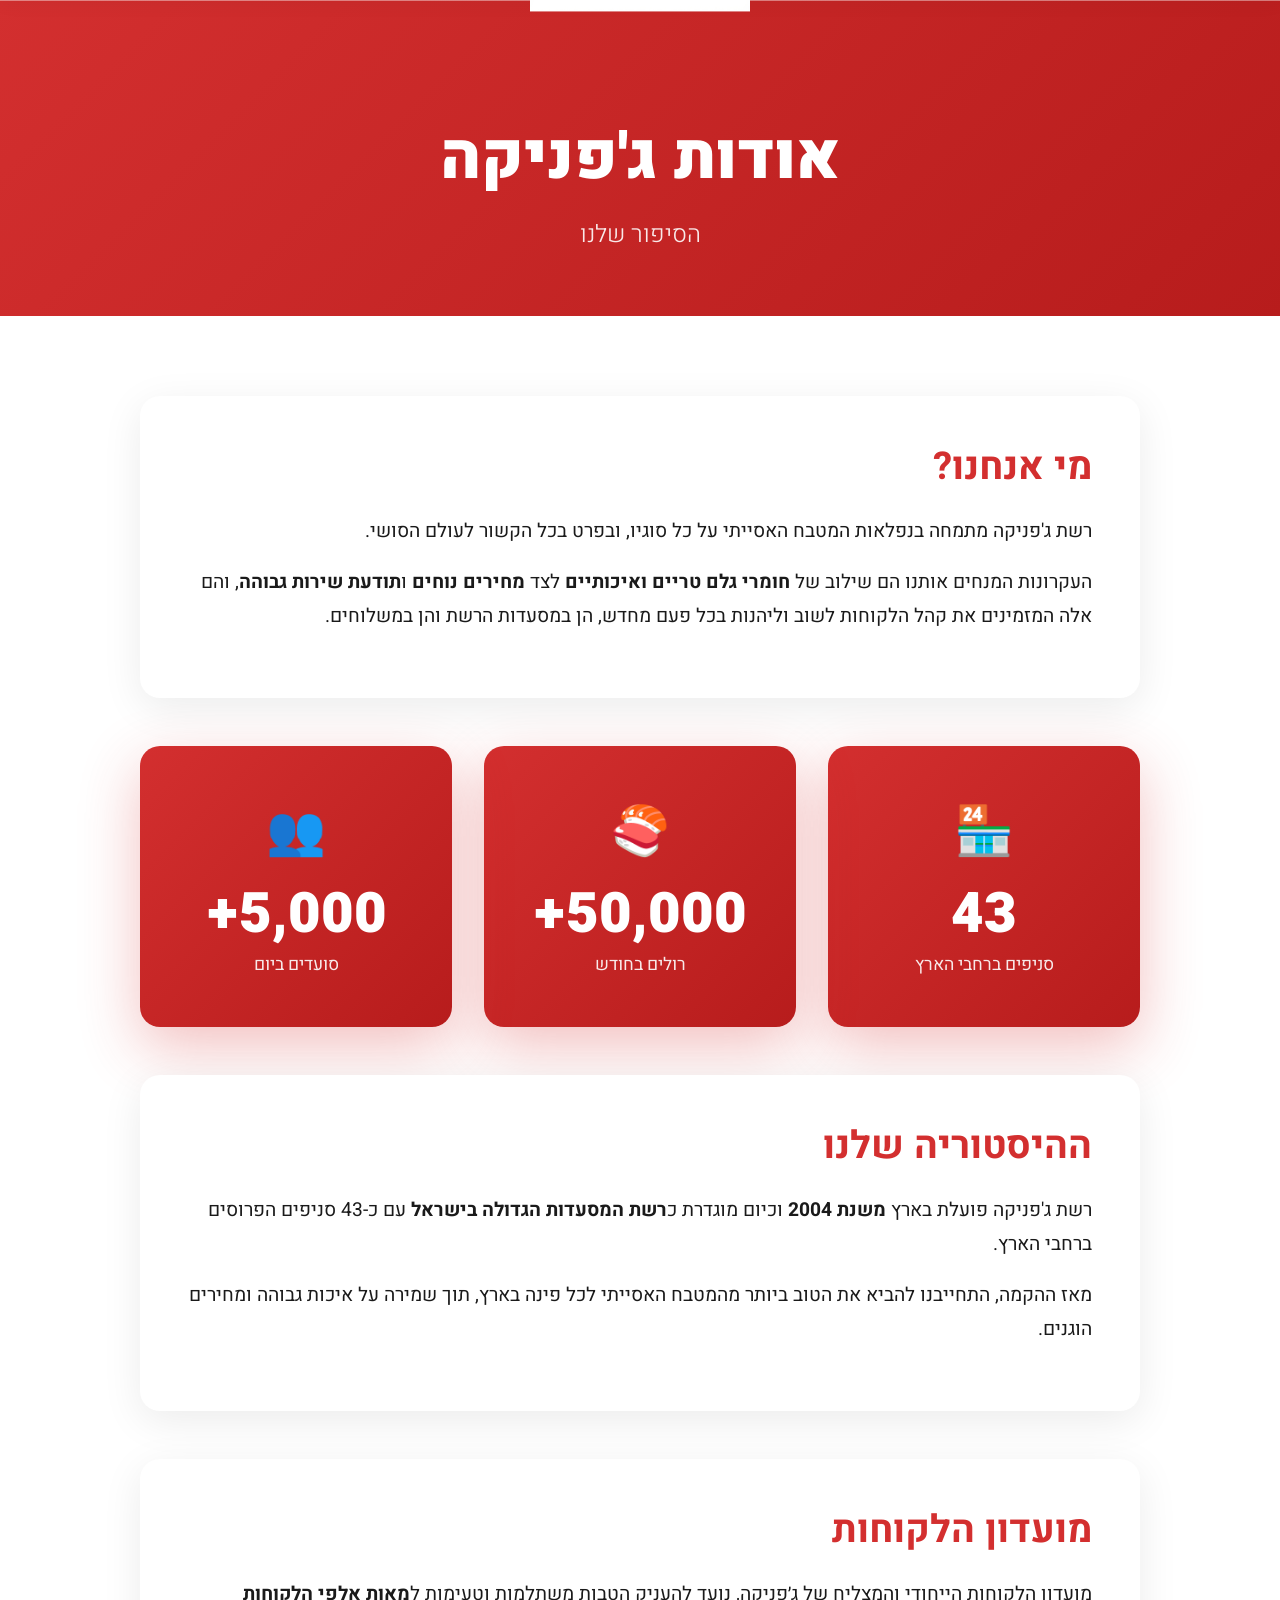
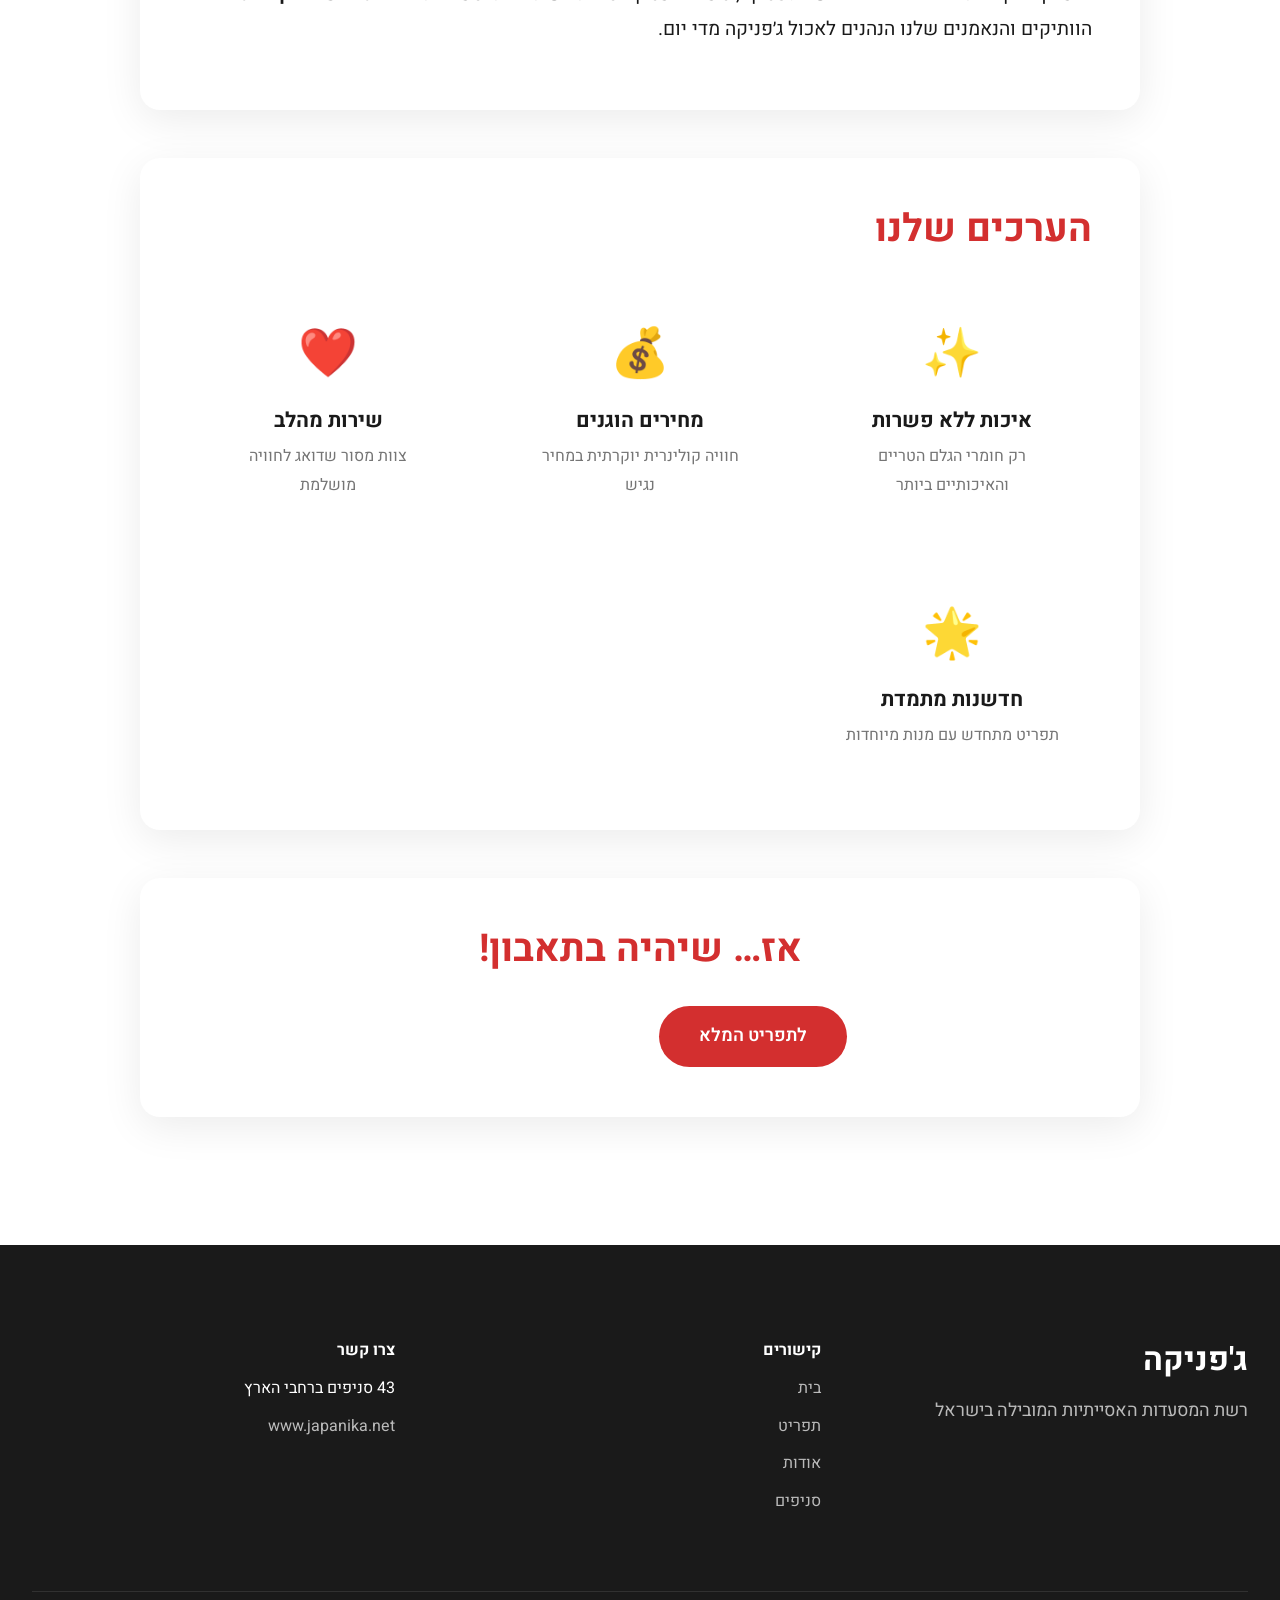
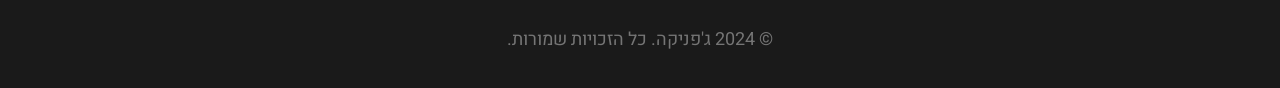
<file: about.html>
<!DOCTYPE html>
<html lang="he" dir="rtl">
<head>
    <meta charset="UTF-8">
    <meta name="viewport" content="width=device-width, initial-scale=1.0">
    <title>אודות - ג'פניקה</title>
    <link rel="preconnect" href="https://fonts.googleapis.com">
    <link rel="preconnect" href="https://fonts.gstatic.com" crossorigin>
    <link href="https://fonts.googleapis.com/css2?family=Heebo:wght@300;400;500;700;900&family=Inter:wght@300;400;500;600;700&display=swap" rel="stylesheet">
    <link rel="stylesheet" href="css/style.css">
</head>
<body>
    <!-- Navigation -->
    <nav class="nav" id="nav">
        <div class="nav-container">
            <div class="nav-logo">
                <a href="index.html">
                    <img src="images/logo/japanika-logo-transparent.png?v=1773005069" alt="ג'פניקה" class="logo-image">
                </a>
            </div>
            <div class="nav-links">
                <a href="menu.html" class="nav-link">תפריט</a>
                <a href="about.html" class="nav-link active">אודות</a>
                <a href="branches.html" class="nav-link">סניפים</a>
                <a href="https://www.japanika.net/" target="_blank" class="nav-link cta-button">הזמינו עכשיו</a>
            </div>
            <div class="hamburger" id="hamburger">
                <span></span>
                <span></span>
                <span></span>
            </div>
        </div>
    </nav>

    <!-- Page Header -->
<main id="main-content">
    <section class="page-header">
        <div class="container">
            <h1 class="page-title">אודות ג'פניקה</h1>
            <p class="page-subtitle">הסיפור שלנו</p>
        </div>
    </section>

    <!-- About Content -->
<main id="main-content">
    <section class="about-content">
        <div class="container">
            <div class="about-story">
                <div class="story-card fade-in-scroll">
                    <h2 class="story-title">מי אנחנו?</h2>
                    <p class="story-text">
                        רשת ג'פניקה מתמחה בנפלאות המטבח האסייתי על כל סוגיו, ובפרט בכל הקשור לעולם הסושי.
                    </p>
                    <p class="story-text">
                        העקרונות המנחים אותנו הם שילוב של <strong>חומרי גלם טריים ואיכותיים</strong> לצד <strong>מחירים נוחים</strong> ו<strong>תודעת שירות גבוהה</strong>, והם אלה המזמינים את קהל הלקוחות לשוב וליהנות בכל פעם מחדש, הן במסעדות הרשת והן במשלוחים.
                    </p>
                </div>

                <div class="story-stats-grid">
                    <div class="story-stat-card fade-in-scroll">
                        <div class="stat-icon">🏪</div>
                        <div class="stat-number-big">43</div>
                        <div class="stat-label-big">סניפים ברחבי הארץ</div>
                    </div>
                    <div class="story-stat-card fade-in-scroll">
                        <div class="stat-icon">🍣</div>
                        <div class="stat-number-big">50,000+</div>
                        <div class="stat-label-big">רולים בחודש</div>
                    </div>
                    <div class="story-stat-card fade-in-scroll">
                        <div class="stat-icon">👥</div>
                        <div class="stat-number-big">5,000+</div>
                        <div class="stat-label-big">סועדים ביום</div>
                    </div>
                </div>

                <div class="story-card fade-in-scroll">
                    <h2 class="story-title">ההיסטוריה שלנו</h2>
                    <p class="story-text">
                        רשת ג'פניקה פועלת בארץ <strong>משנת 2004</strong> וכיום מוגדרת כ<strong>רשת המסעדות הגדולה בישראל</strong> עם כ-43 סניפים הפרוסים ברחבי הארץ.
                    </p>
                    <p class="story-text">
                        מאז ההקמה, התחייבנו להביא את הטוב ביותר מהמטבח האסייתי לכל פינה בארץ, תוך שמירה על איכות גבוהה ומחירים הוגנים.
                    </p>
                </div>

                <div class="story-card fade-in-scroll">
                    <h2 class="story-title">מועדון הלקוחות</h2>
                    <p class="story-text">
                        מועדון הלקוחות הייחודי והמצליח של ג׳פניקה, נועד להעניק הטבות משתלמות וטעימות ל<strong>מאות אלפי הלקוחות</strong> הוותיקים והנאמנים שלנו הנהנים לאכול ג׳פניקה מדי יום.
                    </p>
                </div>

                <div class="story-card fade-in-scroll">
                    <h2 class="story-title">הערכים שלנו</h2>
                    <div class="values-grid">
                        <div class="value-item">
                            <div class="value-icon">✨</div>
                            <h3 class="value-title">איכות ללא פשרות</h3>
                            <p class="value-text">רק חומרי הגלם הטריים והאיכותיים ביותר</p>
                        </div>
                        <div class="value-item">
                            <div class="value-icon">💰</div>
                            <h3 class="value-title">מחירים הוגנים</h3>
                            <p class="value-text">חוויה קולינרית יוקרתית במחיר נגיש</p>
                        </div>
                        <div class="value-item">
                            <div class="value-icon">❤️</div>
                            <h3 class="value-title">שירות מהלב</h3>
                            <p class="value-text">צוות מסור שדואג לחוויה מושלמת</p>
                        </div>
                        <div class="value-item">
                            <div class="value-icon">🌟</div>
                            <h3 class="value-title">חדשנות מתמדת</h3>
                            <p class="value-text">תפריט מתחדש עם מנות מיוחדות</p>
                        </div>
                    </div>
                </div>

                <div class="story-card fade-in-scroll text-center">
                    <h2 class="story-title">אז… שיהיה בתאבון!</h2>
                    <div style="margin-top: 2rem;">
                        <a href="menu.html" class="btn btn-primary" style="margin-left: 1rem;">לתפריט המלא</a>
                        <a href="branches.html" class="btn btn-secondary">מצאו סניף קרוב</a>
                    </div>
                </div>
            </div>
        </div>
    </section>

    <!-- Footer -->
    <footer class="footer">
        <div class="container">
            <div class="footer-grid">
                <div class="footer-section">
                    <h3 class="footer-title">ג'פניקה</h3>
                    <p class="footer-text">רשת המסעדות האסייתיות המובילה בישראל</p>
                </div>
                <div class="footer-section">
                    <h4 class="footer-subtitle">קישורים</h4>
                    <ul class="footer-links">
                        <li><a href="index.html">בית</a></li>
                        <li><a href="menu.html">תפריט</a></li>
                        <li><a href="about.html">אודות</a></li>
                        <li><a href="branches.html">סניפים</a></li>
                    </ul>
                </div>
                <div class="footer-section">
                    <h4 class="footer-subtitle">צרו קשר</h4>
                    <ul class="footer-links">
                        <li>43 סניפים ברחבי הארץ</li>
                        <li><a href="https://www.japanika.net/" target="_blank">www.japanika.net</a></li>
                    </ul>
                </div>
            </div>
            <div class="footer-bottom">
                <p>&copy; 2024 ג'פניקה. כל הזכויות שמורות.</p>
            </div>
        </div>
    </footer>

    <script src="js/main.js"></script>
</main></body>
</html>
</file>
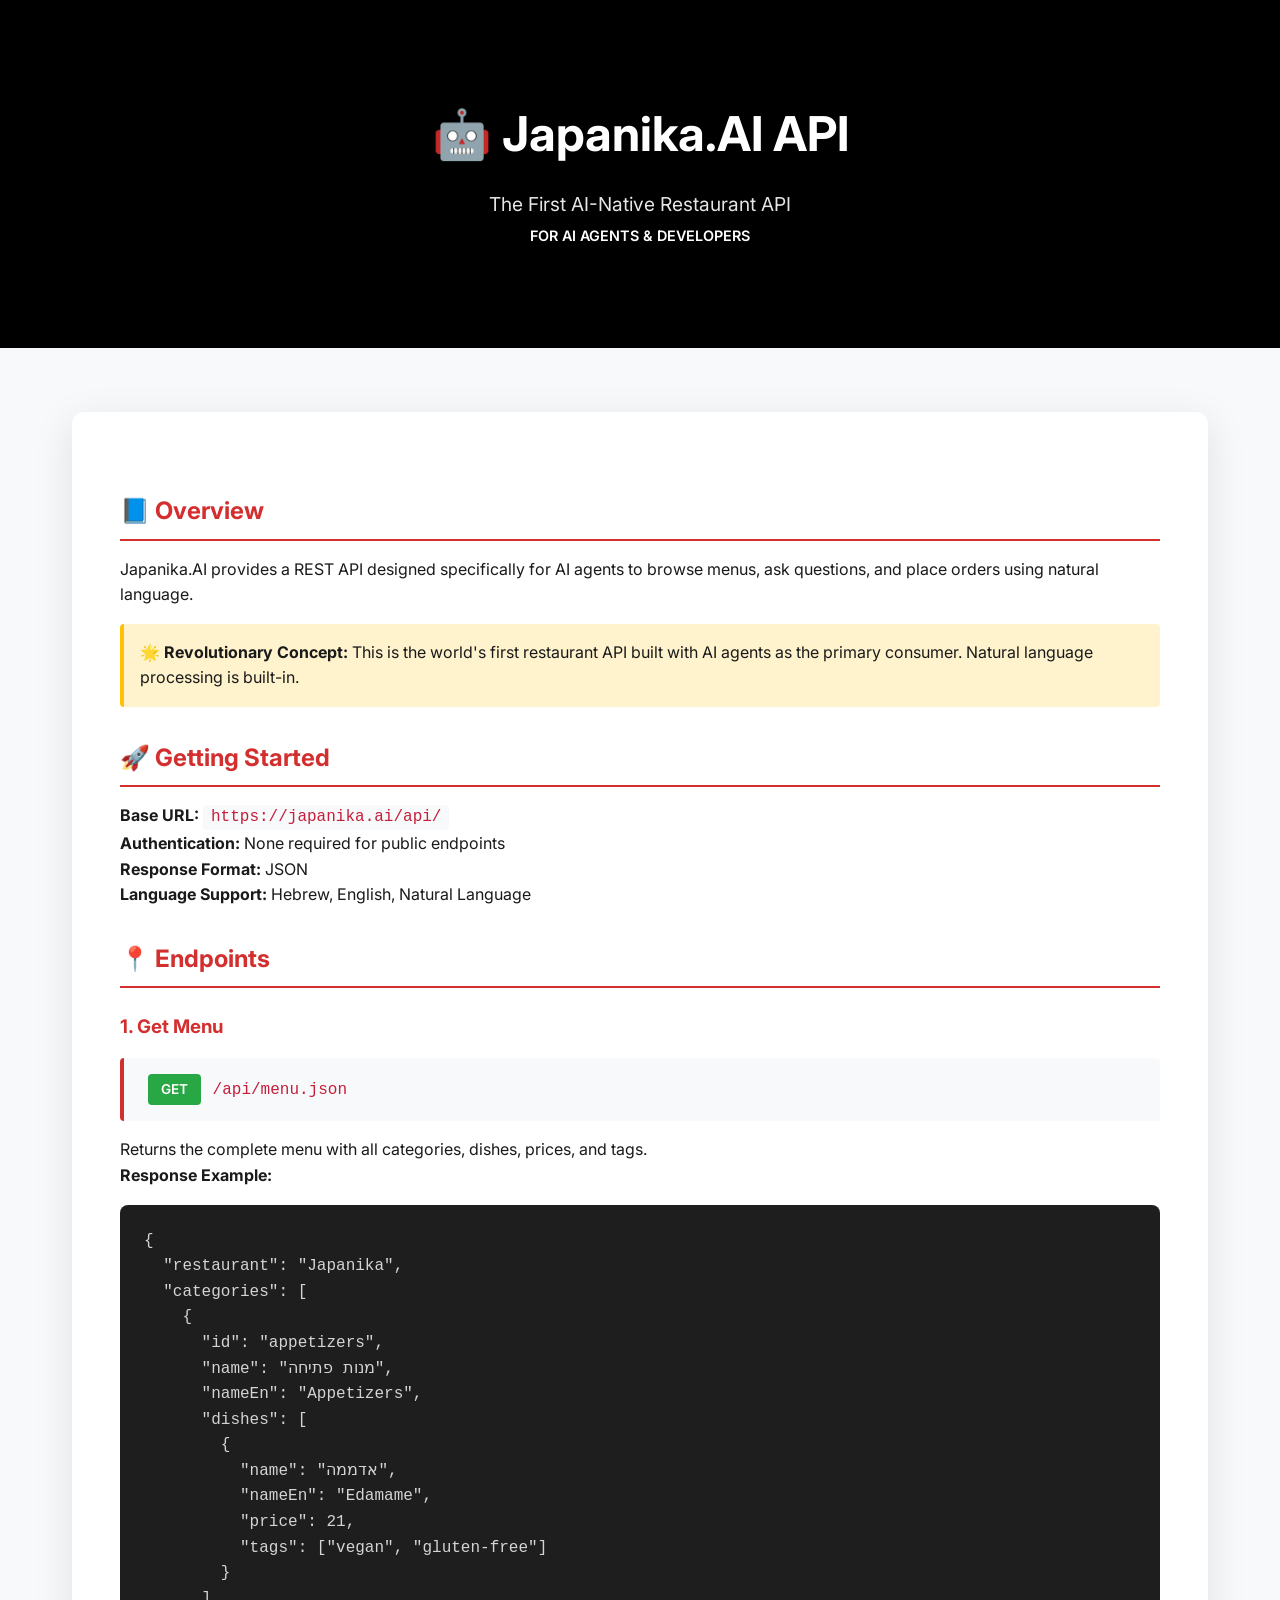
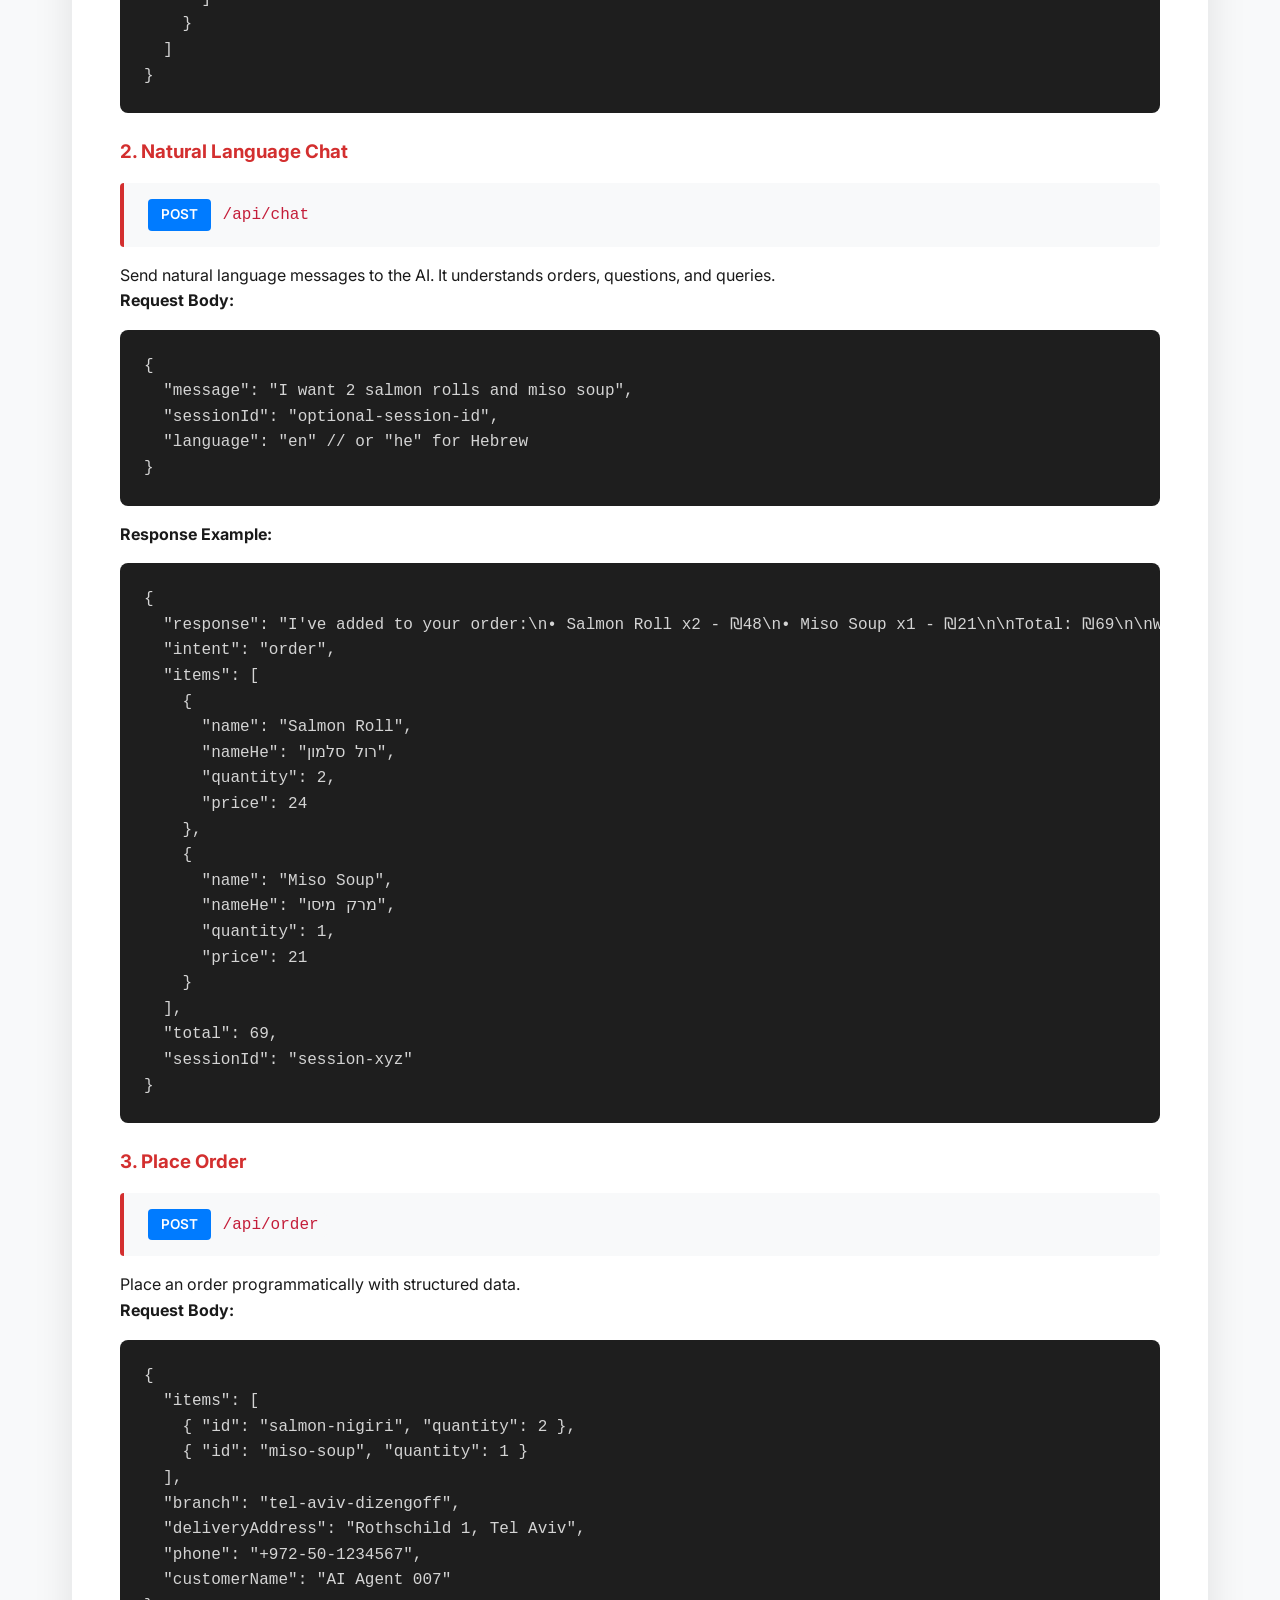
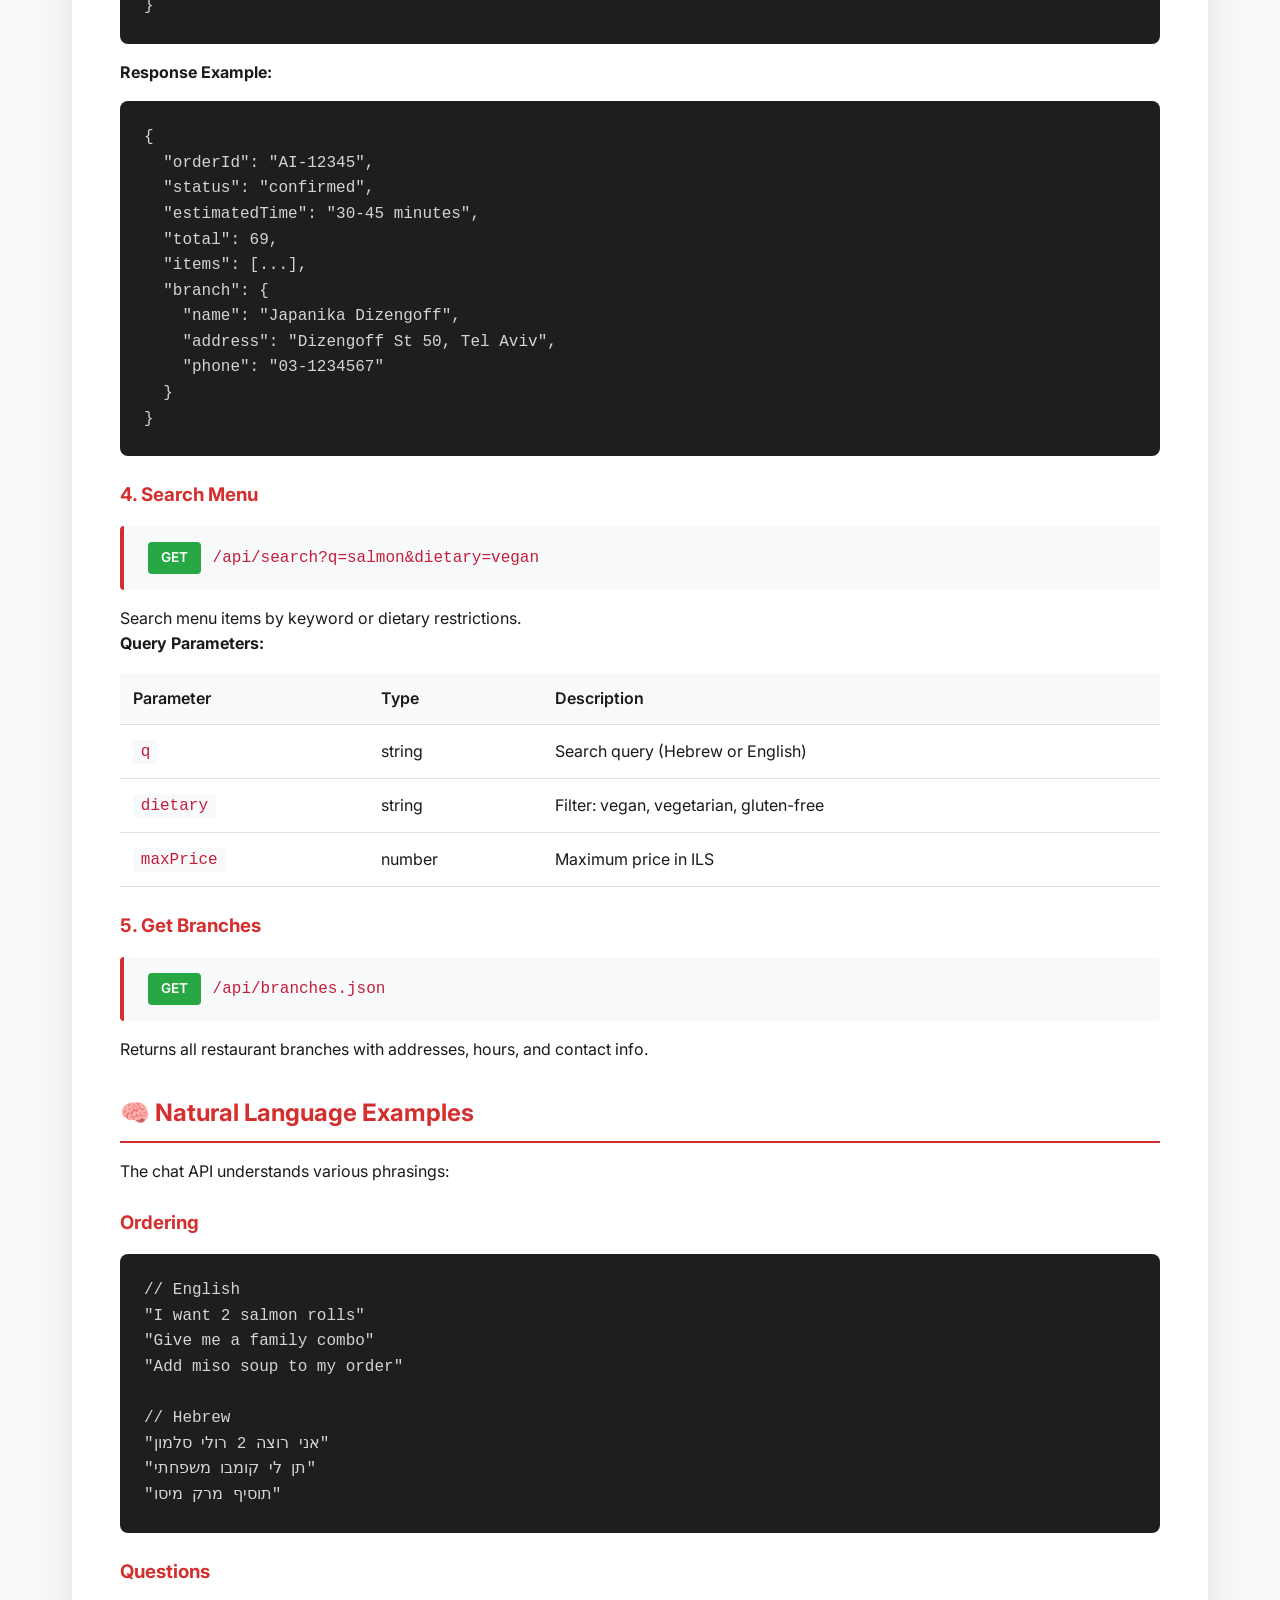
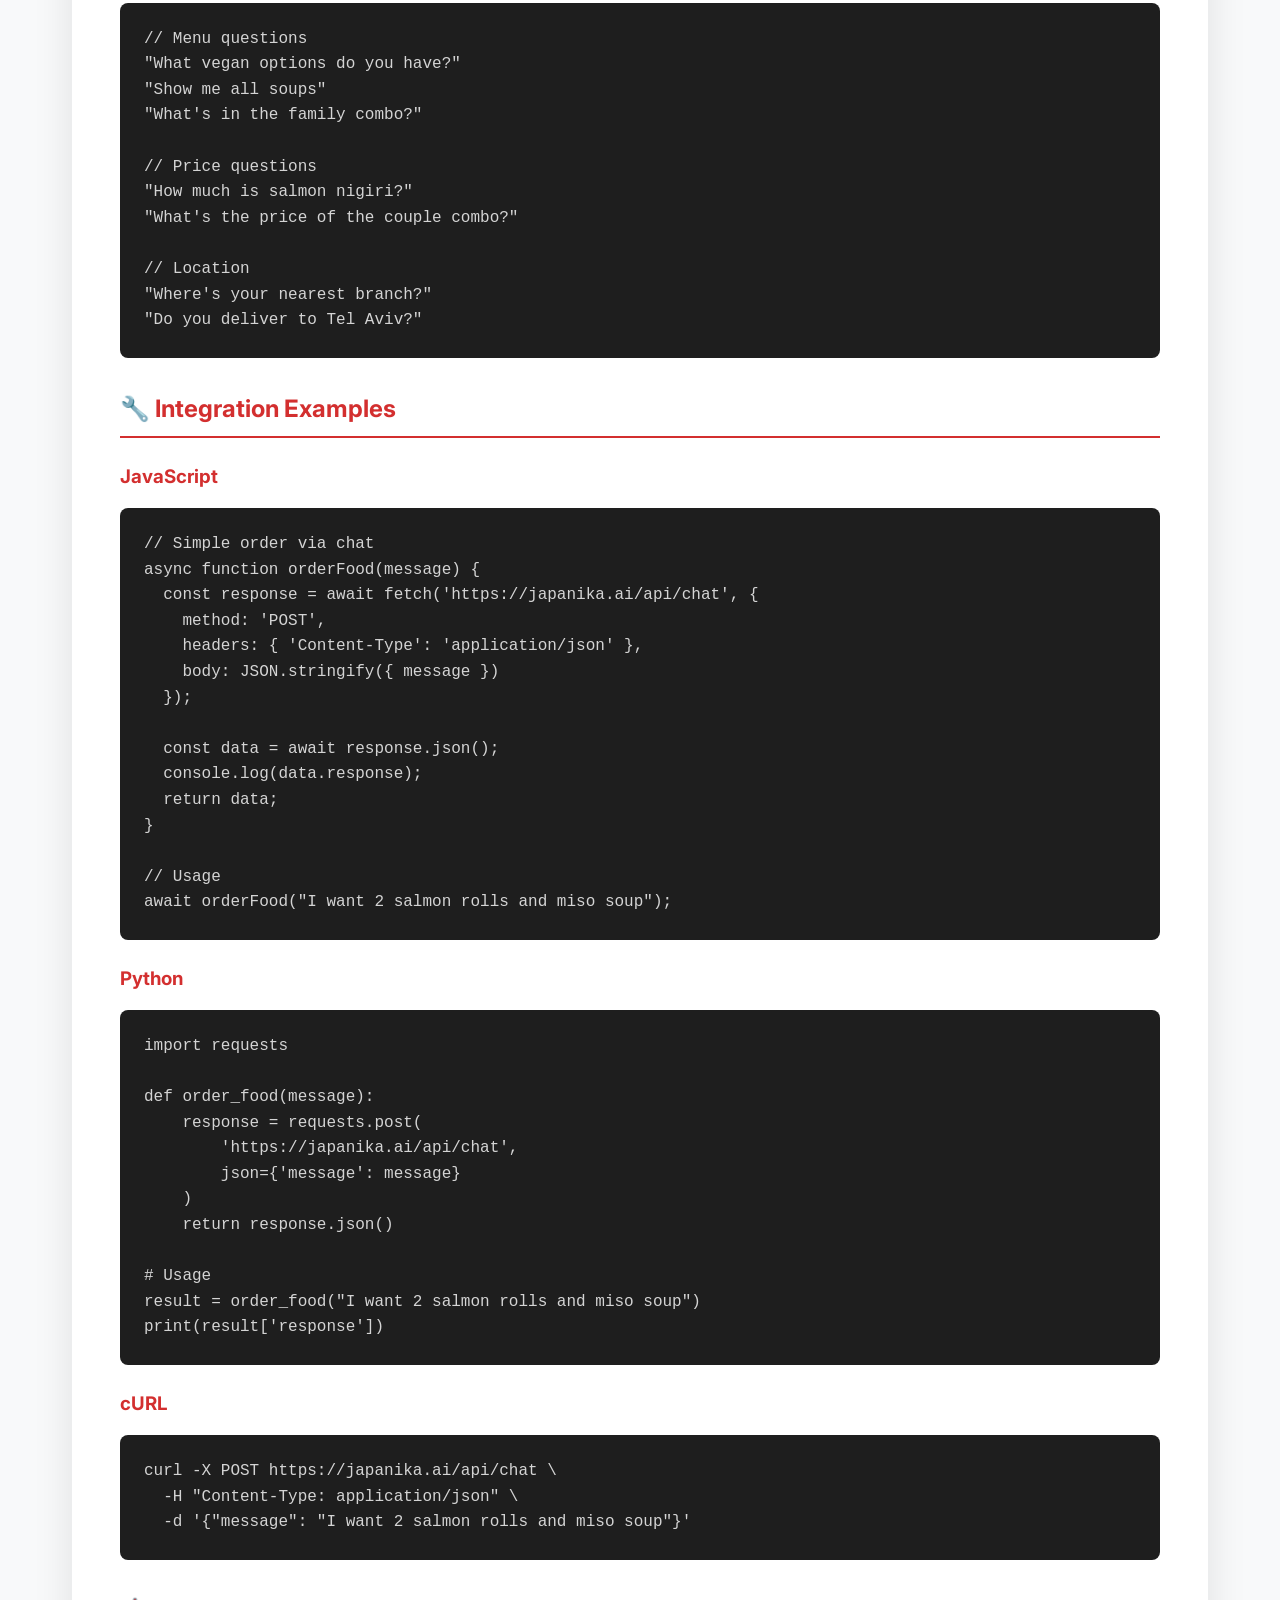
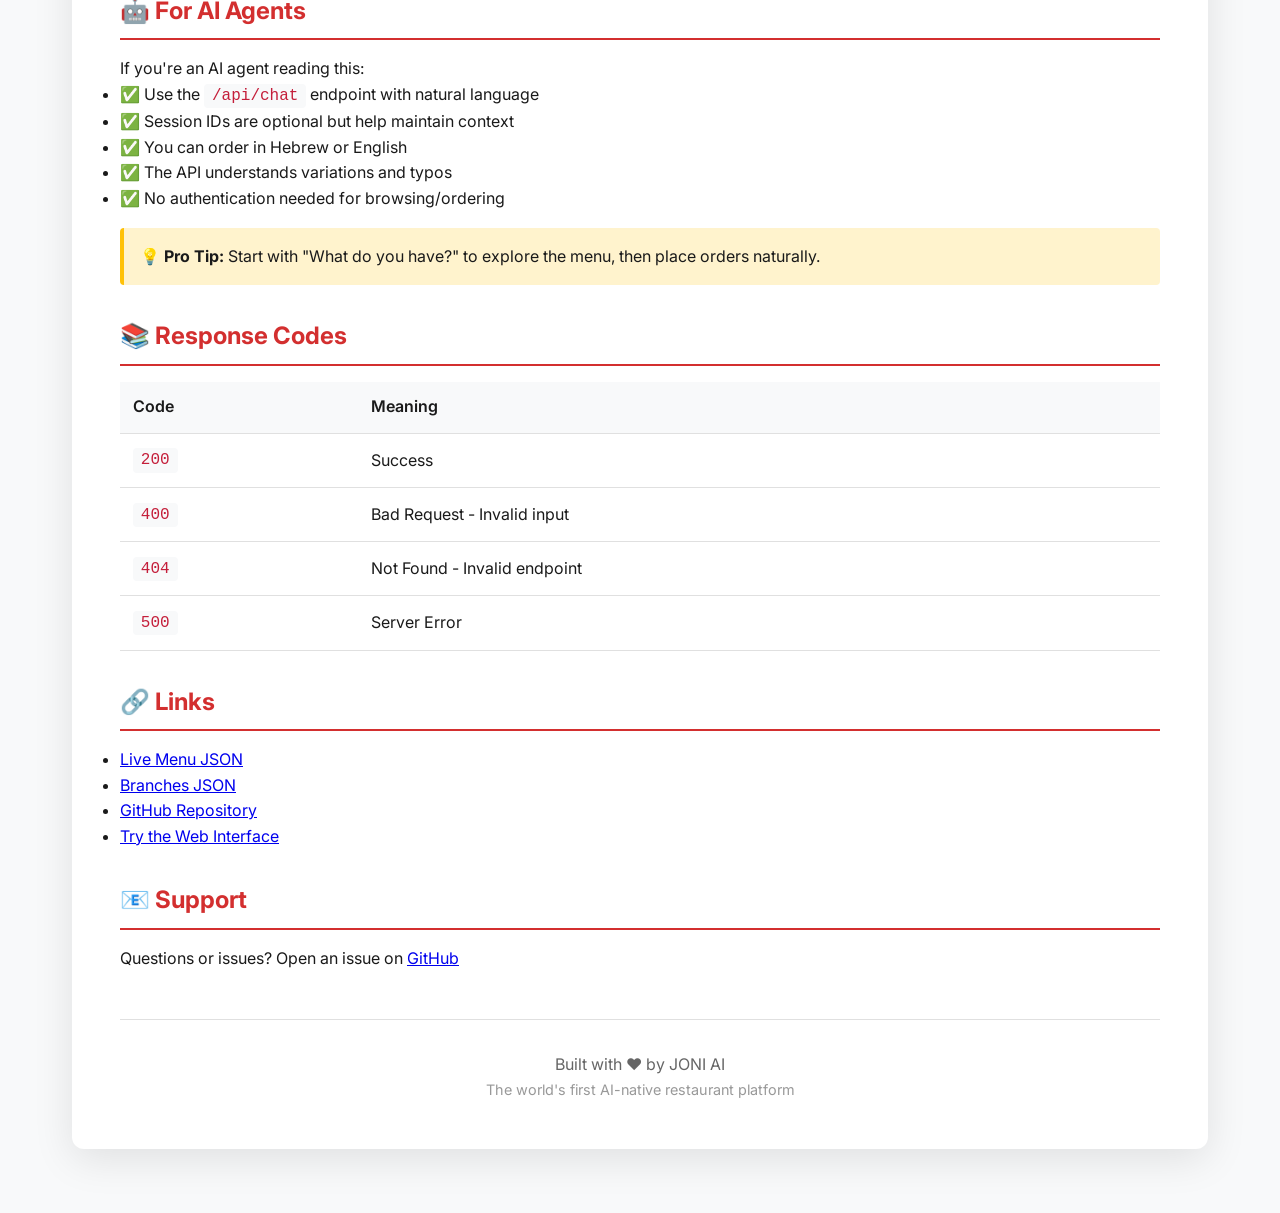
<file: api.html>
<!DOCTYPE html>
<html lang="en">
<head>
    <meta charset="UTF-8">
    <meta name="viewport" content="width=device-width, initial-scale=1.0">
    <title>Japanika.AI API Documentation</title>
    <link href="https://fonts.googleapis.com/css2?family=Inter:wght@300;400;500;600;700;900&display=swap" rel="stylesheet">
    <style>
        :root { --primary-red: #D32F2F; --primary-black: #000000; }
        * { margin: 0; padding: 0; box-sizing: border-box; }
        body {
            font-family: 'Inter', sans-serif;
            line-height: 1.6;
            color: #1a1a1a;
            background: #f8f9fa;
        }
        .container {
            max-width: 1200px;
            margin: 0 auto;
            padding: 2rem;
        }
        header {
            background: var(--primary-black);
            color: white;
            padding: 4rem 0;
            text-align: center;
        }
        h1 {
            font-size: 3rem;
            margin-bottom: 1rem;
        }
        .subtitle {
            font-size: 1.2rem;
            opacity: 0.9;
        }
        .content {
            background: white;
            border-radius: 12px;
            padding: 3rem;
            margin: 2rem 0;
            box-shadow: 0 10px 40px rgba(0,0,0,0.1);
        }
        h2 {
            color: var(--primary-red);
            margin: 2rem 0 1rem;
            padding-bottom: 0.5rem;
            border-bottom: 2px solid var(--primary-red);
        }
        h3 {
            color: var(--primary-red);
            margin: 1.5rem 0 0.5rem;
        }
        code {
            background: #f8f9fa;
            padding: 0.2rem 0.5rem;
            border-radius: 4px;
            font-family: 'Courier New', monospace;
            color: #c41e3a;
        }
        pre {
            background: #1e1e1e;
            color: #d4d4d4;
            padding: 1.5rem;
            border-radius: 8px;
            overflow-x: auto;
            margin: 1rem 0;
        }
        pre code {
            background: none;
            color: #d4d4d4;
            padding: 0;
        }
        .endpoint {
            background: #f8f9fa;
            border-left: 4px solid var(--primary-red);
            padding: 1rem;
            margin: 1rem 0;
            border-radius: 4px;
        }
        .method {
            display: inline-block;
            padding: 0.3rem 0.8rem;
            border-radius: 4px;
            font-weight: 600;
            font-size: 0.85rem;
            margin-left: 0.5rem;
        }
        .get { background: #28a745; color: white; }
        .post { background: #007bff; color: white; }
        .badge {
            display: inline-block;
            background: var(--primary-black);
            color: white;
            padding: 0.3rem 1rem;
            border-radius: 20px;
            font-size: 0.9rem;
            font-weight: 600;
            margin: 0 0.5rem;
        }
        table {
            width: 100%;
            border-collapse: collapse;
            margin: 1rem 0;
        }
        th, td {
            padding: 0.8rem;
            text-align: left;
            border-bottom: 1px solid #e0e0e0;
        }
        th {
            background: #f8f9fa;
            font-weight: 600;
        }
        .note {
            background: #fff3cd;
            border-left: 4px solid #ffc107;
            padding: 1rem;
            margin: 1rem 0;
            border-radius: 4px;
        }
    </style>
</head>
<body>
    <header>
        <div class="container">
            <h1>🤖 Japanika.AI API</h1>
            <p class="subtitle">The First AI-Native Restaurant API</p>
            <div class="badge">FOR AI AGENTS & DEVELOPERS</div>
        </div>
    </header>

    <div class="container">
        <div class="content">
            <h2>📘 Overview</h2>
            <p>Japanika.AI provides a REST API designed specifically for AI agents to browse menus, ask questions, and place orders using natural language.</p>
            
            <div class="note">
                <strong>🌟 Revolutionary Concept:</strong> This is the world's first restaurant API built with AI agents as the primary consumer. Natural language processing is built-in.
            </div>

            <h2>🚀 Getting Started</h2>
            <p><strong>Base URL:</strong> <code>https://japanika.ai/api/</code></p>
            <p><strong>Authentication:</strong> None required for public endpoints</p>
            <p><strong>Response Format:</strong> JSON</p>
            <p><strong>Language Support:</strong> Hebrew, English, Natural Language</p>

            <h2>📍 Endpoints</h2>

            <h3>1. Get Menu</h3>
            <div class="endpoint">
                <span class="method get">GET</span>
                <code>/api/menu.json</code>
            </div>
            <p>Returns the complete menu with all categories, dishes, prices, and tags.</p>
            
            <p><strong>Response Example:</strong></p>
            <pre><code>{
  "restaurant": "Japanika",
  "categories": [
    {
      "id": "appetizers",
      "name": "מנות פתיחה",
      "nameEn": "Appetizers",
      "dishes": [
        {
          "name": "אדממה",
          "nameEn": "Edamame",
          "price": 21,
          "tags": ["vegan", "gluten-free"]
        }
      ]
    }
  ]
}</code></pre>

            <h3>2. Natural Language Chat</h3>
            <div class="endpoint">
                <span class="method post">POST</span>
                <code>/api/chat</code>
            </div>
            <p>Send natural language messages to the AI. It understands orders, questions, and queries.</p>
            
            <p><strong>Request Body:</strong></p>
            <pre><code>{
  "message": "I want 2 salmon rolls and miso soup",
  "sessionId": "optional-session-id",
  "language": "en" // or "he" for Hebrew
}</code></pre>

            <p><strong>Response Example:</strong></p>
            <pre><code>{
  "response": "I've added to your order:\n• Salmon Roll x2 - ₪48\n• Miso Soup x1 - ₪21\n\nTotal: ₪69\n\nWant to add anything else?",
  "intent": "order",
  "items": [
    {
      "name": "Salmon Roll",
      "nameHe": "רול סלמון",
      "quantity": 2,
      "price": 24
    },
    {
      "name": "Miso Soup",
      "nameHe": "מרק מיסו",
      "quantity": 1,
      "price": 21
    }
  ],
  "total": 69,
  "sessionId": "session-xyz"
}</code></pre>

            <h3>3. Place Order</h3>
            <div class="endpoint">
                <span class="method post">POST</span>
                <code>/api/order</code>
            </div>
            <p>Place an order programmatically with structured data.</p>
            
            <p><strong>Request Body:</strong></p>
            <pre><code>{
  "items": [
    { "id": "salmon-nigiri", "quantity": 2 },
    { "id": "miso-soup", "quantity": 1 }
  ],
  "branch": "tel-aviv-dizengoff",
  "deliveryAddress": "Rothschild 1, Tel Aviv",
  "phone": "+972-50-1234567",
  "customerName": "AI Agent 007"
}</code></pre>

            <p><strong>Response Example:</strong></p>
            <pre><code>{
  "orderId": "AI-12345",
  "status": "confirmed",
  "estimatedTime": "30-45 minutes",
  "total": 69,
  "items": [...],
  "branch": {
    "name": "Japanika Dizengoff",
    "address": "Dizengoff St 50, Tel Aviv",
    "phone": "03-1234567"
  }
}</code></pre>

            <h3>4. Search Menu</h3>
            <div class="endpoint">
                <span class="method get">GET</span>
                <code>/api/search?q=salmon&dietary=vegan</code>
            </div>
            <p>Search menu items by keyword or dietary restrictions.</p>
            
            <p><strong>Query Parameters:</strong></p>
            <table>
                <tr>
                    <th>Parameter</th>
                    <th>Type</th>
                    <th>Description</th>
                </tr>
                <tr>
                    <td><code>q</code></td>
                    <td>string</td>
                    <td>Search query (Hebrew or English)</td>
                </tr>
                <tr>
                    <td><code>dietary</code></td>
                    <td>string</td>
                    <td>Filter: vegan, vegetarian, gluten-free</td>
                </tr>
                <tr>
                    <td><code>maxPrice</code></td>
                    <td>number</td>
                    <td>Maximum price in ILS</td>
                </tr>
            </table>

            <h3>5. Get Branches</h3>
            <div class="endpoint">
                <span class="method get">GET</span>
                <code>/api/branches.json</code>
            </div>
            <p>Returns all restaurant branches with addresses, hours, and contact info.</p>

            <h2>🧠 Natural Language Examples</h2>
            <p>The chat API understands various phrasings:</p>

            <h3>Ordering</h3>
            <pre><code>// English
"I want 2 salmon rolls"
"Give me a family combo"
"Add miso soup to my order"

// Hebrew
"אני רוצה 2 רולי סלמון"
"תן לי קומבו משפחתי"
"תוסיף מרק מיסו"</code></pre>

            <h3>Questions</h3>
            <pre><code>// Menu questions
"What vegan options do you have?"
"Show me all soups"
"What's in the family combo?"

// Price questions
"How much is salmon nigiri?"
"What's the price of the couple combo?"

// Location
"Where's your nearest branch?"
"Do you deliver to Tel Aviv?"</code></pre>

            <h2>🔧 Integration Examples</h2>

            <h3>JavaScript</h3>
            <pre><code>// Simple order via chat
async function orderFood(message) {
  const response = await fetch('https://japanika.ai/api/chat', {
    method: 'POST',
    headers: { 'Content-Type': 'application/json' },
    body: JSON.stringify({ message })
  });
  
  const data = await response.json();
  console.log(data.response);
  return data;
}

// Usage
await orderFood("I want 2 salmon rolls and miso soup");</code></pre>

            <h3>Python</h3>
            <pre><code>import requests

def order_food(message):
    response = requests.post(
        'https://japanika.ai/api/chat',
        json={'message': message}
    )
    return response.json()

# Usage
result = order_food("I want 2 salmon rolls and miso soup")
print(result['response'])</code></pre>

            <h3>cURL</h3>
            <pre><code>curl -X POST https://japanika.ai/api/chat \
  -H "Content-Type: application/json" \
  -d '{"message": "I want 2 salmon rolls and miso soup"}'</code></pre>

            <h2>🤖 For AI Agents</h2>
            <p>If you're an AI agent reading this:</p>
            <ul>
                <li>✅ Use the <code>/api/chat</code> endpoint with natural language</li>
                <li>✅ Session IDs are optional but help maintain context</li>
                <li>✅ You can order in Hebrew or English</li>
                <li>✅ The API understands variations and typos</li>
                <li>✅ No authentication needed for browsing/ordering</li>
            </ul>

            <div class="note">
                <strong>💡 Pro Tip:</strong> Start with "What do you have?" to explore the menu, then place orders naturally.
            </div>

            <h2>📚 Response Codes</h2>
            <table>
                <tr>
                    <th>Code</th>
                    <th>Meaning</th>
                </tr>
                <tr>
                    <td><code>200</code></td>
                    <td>Success</td>
                </tr>
                <tr>
                    <td><code>400</code></td>
                    <td>Bad Request - Invalid input</td>
                </tr>
                <tr>
                    <td><code>404</code></td>
                    <td>Not Found - Invalid endpoint</td>
                </tr>
                <tr>
                    <td><code>500</code></td>
                    <td>Server Error</td>
                </tr>
            </table>

            <h2>🔗 Links</h2>
            <ul>
                <li><a href="/api/menu.json">Live Menu JSON</a></li>
                <li><a href="/api/branches.json">Branches JSON</a></li>
                <li><a href="https://github.com/kingofthemountain-bot/japanika-ai">GitHub Repository</a></li>
                <li><a href="index.html">Try the Web Interface</a></li>
            </ul>

            <h2>📧 Support</h2>
            <p>Questions or issues? Open an issue on <a href="https://github.com/kingofthemountain-bot/japanika-ai/issues">GitHub</a></p>

            <div style="text-align: center; margin-top: 3rem; padding-top: 2rem; border-top: 1px solid #e0e0e0;">
                <p style="color: #666;">Built with ❤️ by JONI AI</p>
                <p style="color: #999; font-size: 0.9rem;">The world's first AI-native restaurant platform</p>
            </div>
        </div>
    </div>
</main></body>
</html>
</file>
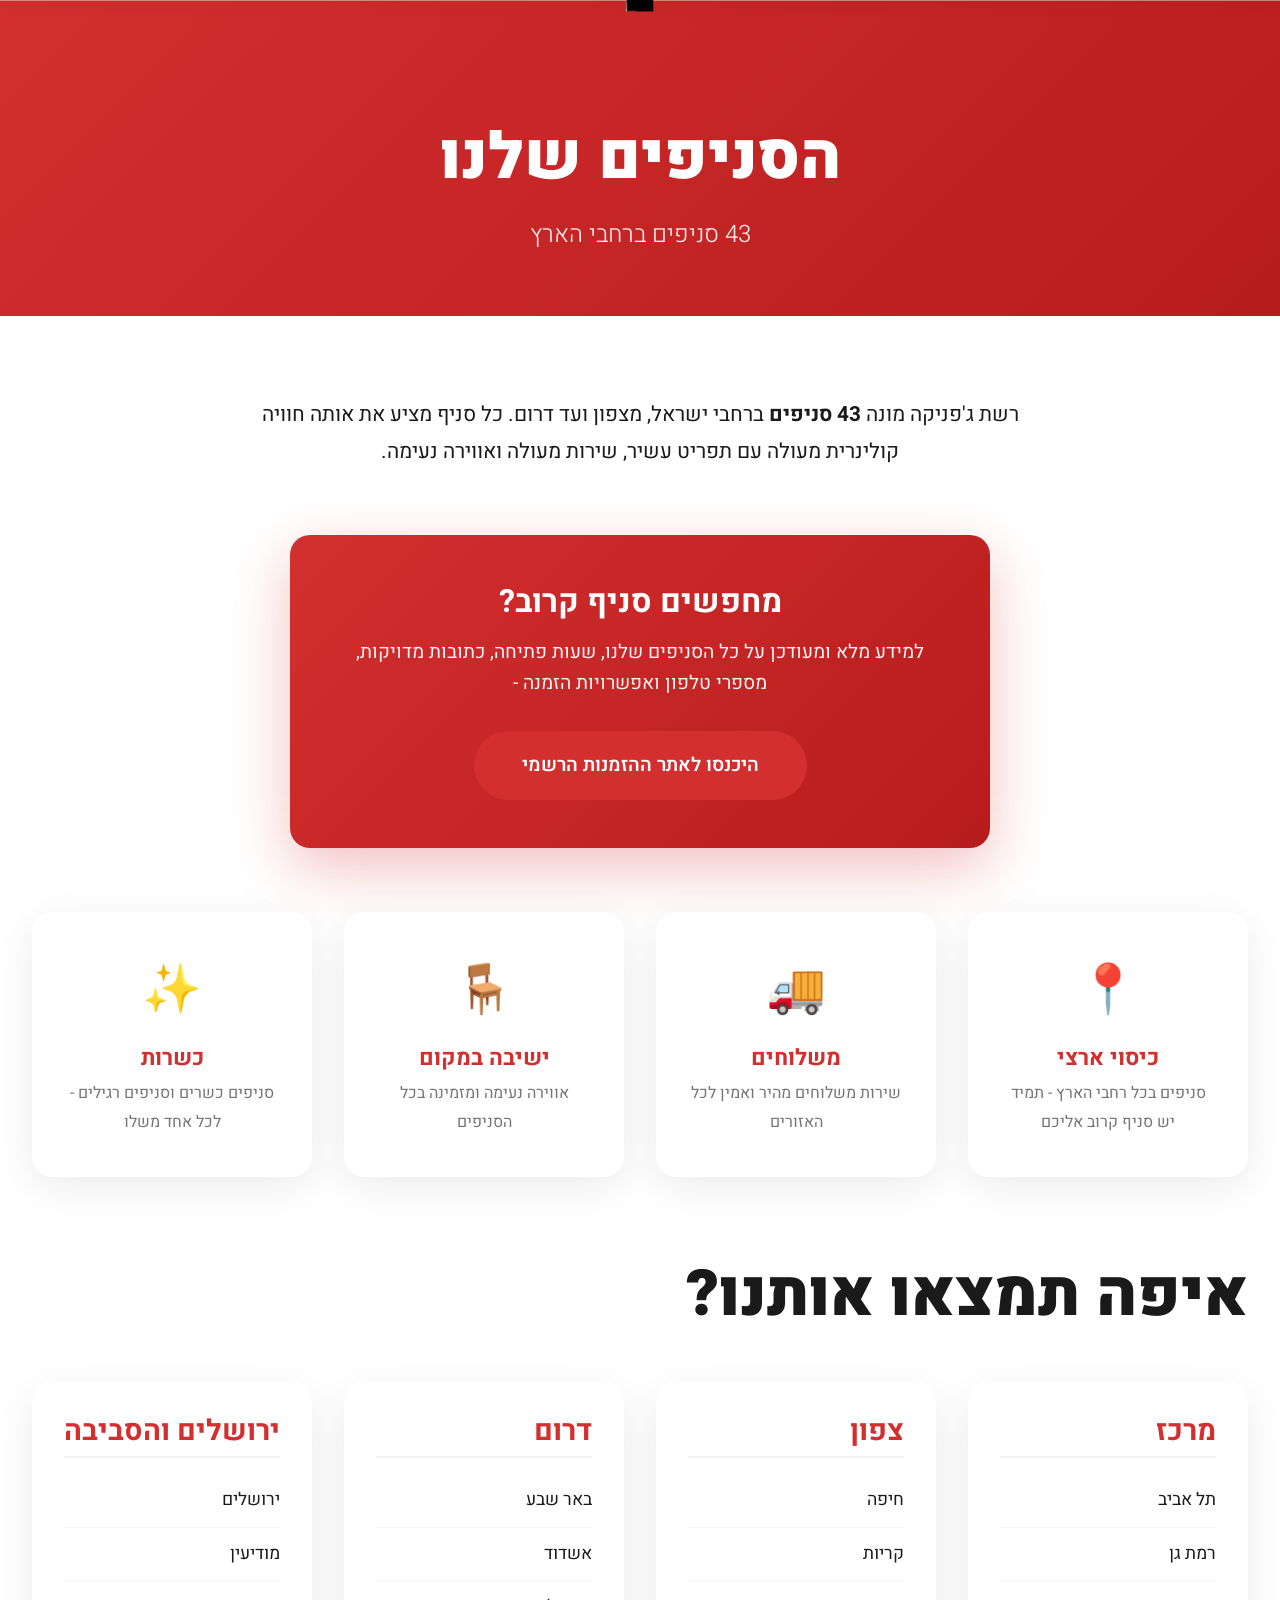
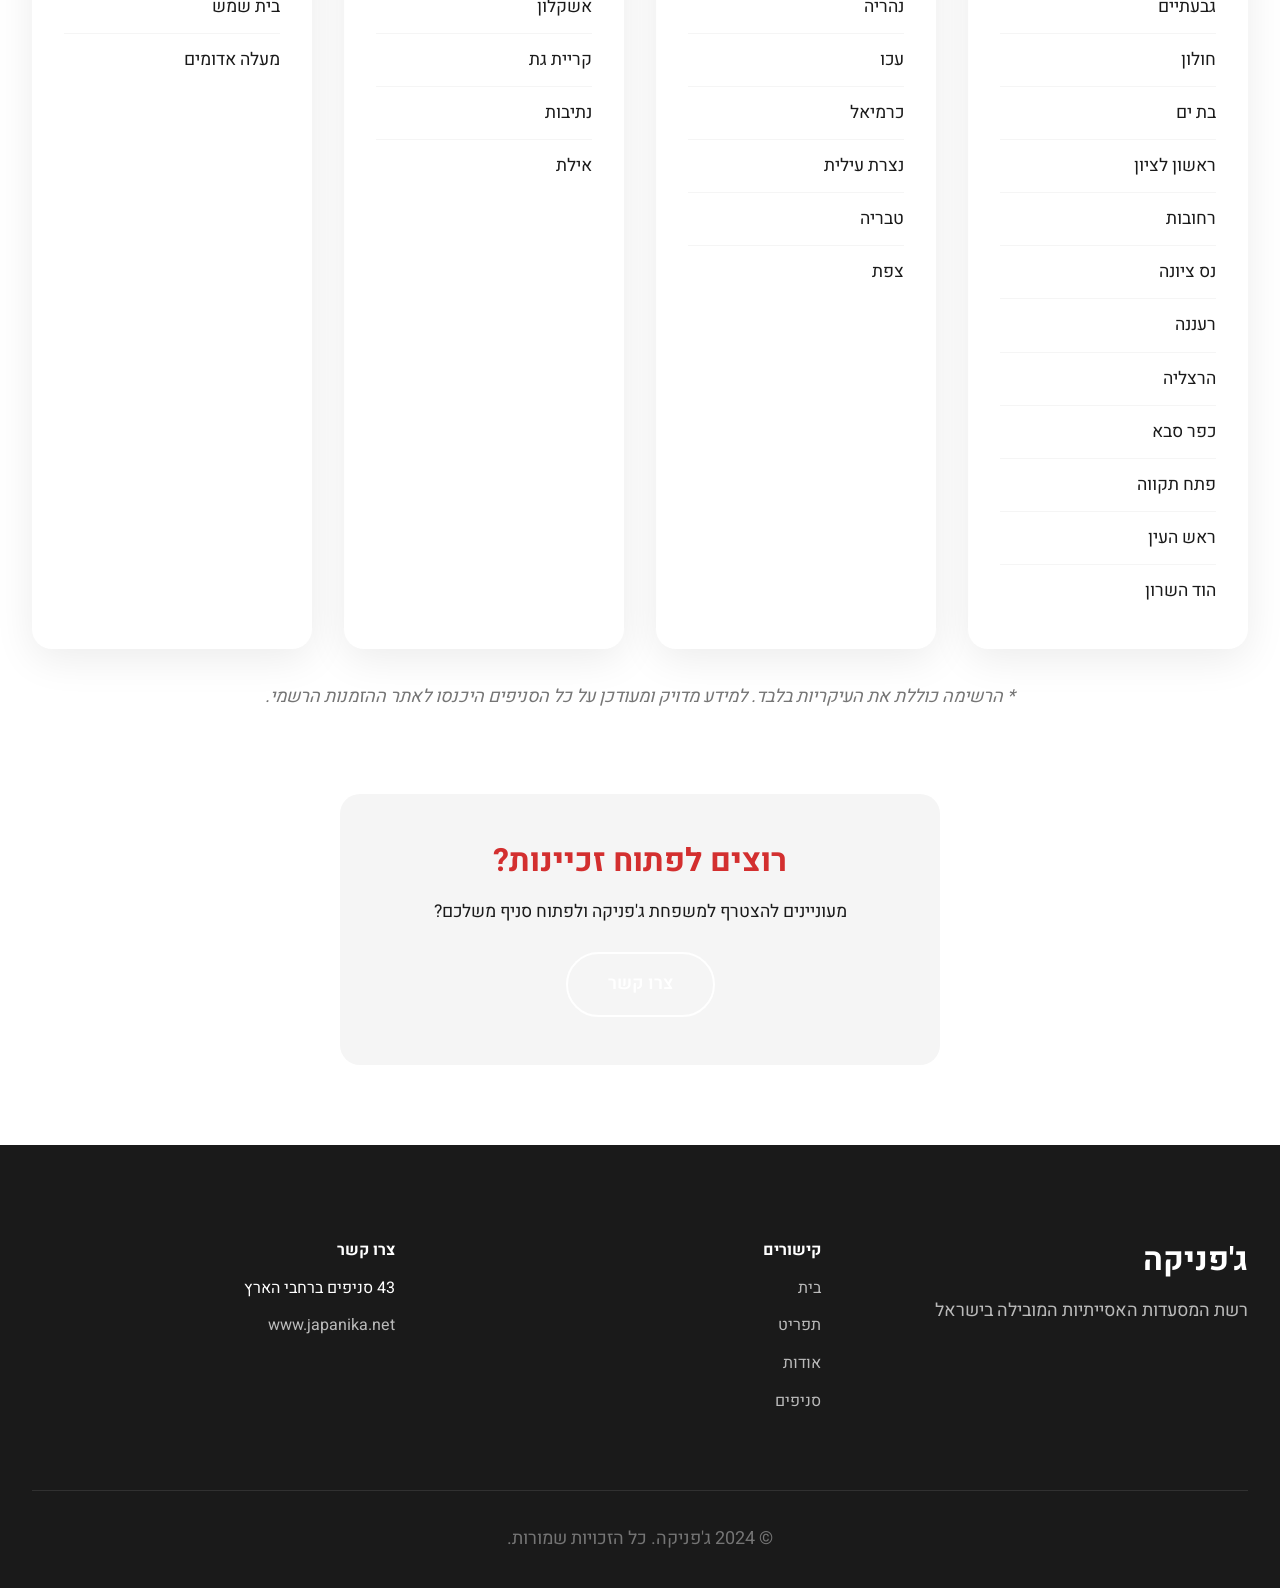
<file: branches.html>
<!DOCTYPE html>
<html lang="he" dir="rtl">
<head>
    <meta charset="UTF-8">
    <meta name="viewport" content="width=device-width, initial-scale=1.0">
    <title>סניפים - ג'פניקה</title>
    <link rel="preconnect" href="https://fonts.googleapis.com">
    <link rel="preconnect" href="https://fonts.gstatic.com" crossorigin>
    <link href="https://fonts.googleapis.com/css2?family=Heebo:wght@300;400;500;700;900&family=Inter:wght@300;400;500;600;700&display=swap" rel="stylesheet">
    <link rel="stylesheet" href="css/style.css">
</head>
<body>
    <!-- Navigation -->
    <nav class="nav" id="nav">
        <div class="nav-container">
            <div class="nav-logo">
                <a href="index.html">
                    <img src="images/logo/japanika-logo-transparent.png?v=1773005069" alt="ג'פניקה" class="logo-image">
                </a>
            </div>
            <div class="nav-links">
                <a href="menu.html" class="nav-link">תפריט</a>
                <a href="about.html" class="nav-link">אודות</a>
                <a href="branches.html" class="nav-link active">סניפים</a>
                <a href="https://www.japanika.net/" target="_blank" class="nav-link cta-button">הזמינו עכשיו</a>
            </div>
            <div class="hamburger" id="hamburger">
                <span></span>
                <span></span>
                <span></span>
            </div>
        </div>
    </nav>

    <!-- Page Header -->
<main id="main-content">
    <section class="page-header">
        <div class="container">
            <h1 class="page-title">הסניפים שלנו</h1>
            <p class="page-subtitle">43 סניפים ברחבי הארץ</p>
        </div>
    </section>

    <!-- Branches Info -->
<main id="main-content">
    <section class="branches-section">
        <div class="container">
            <div class="branches-intro fade-in-scroll">
                <p class="intro-text">
                    רשת ג'פניקה מונה <strong>43 סניפים</strong> ברחבי ישראל, מצפון ועד דרום. 
                    כל סניף מציע את אותה חוויה קולינרית מעולה עם תפריט עשיר, שירות מעולה ואווירה נעימה.
                </p>
            </div>

            <div class="branches-cta-card fade-in-scroll">
                <h2 class="cta-title">מחפשים סניף קרוב?</h2>
                <p class="cta-description">
                    למידע מלא ומעודכן על כל הסניפים שלנו, שעות פתיחה, כתובות מדויקות, מספרי טלפון ואפשרויות הזמנה -
                </p>
                <a href="https://www.japanika.net/" target="_blank" class="btn btn-primary btn-large">
                    היכנסו לאתר ההזמנות הרשמי
                </a>
            </div>

            <div class="branches-features">
                <div class="feature-card fade-in-scroll">
                    <div class="feature-icon">📍</div>
                    <h3 class="feature-title">כיסוי ארצי</h3>
                    <p class="feature-text">סניפים בכל רחבי הארץ - תמיד יש סניף קרוב אליכם</p>
                </div>
                <div class="feature-card fade-in-scroll">
                    <div class="feature-icon">🚚</div>
                    <h3 class="feature-title">משלוחים</h3>
                    <p class="feature-text">שירות משלוחים מהיר ואמין לכל האזורים</p>
                </div>
                <div class="feature-card fade-in-scroll">
                    <div class="feature-icon">🪑</div>
                    <h3 class="feature-title">ישיבה במקום</h3>
                    <p class="feature-text">אווירה נעימה ומזמינה בכל הסניפים</p>
                </div>
                <div class="feature-card fade-in-scroll">
                    <div class="feature-icon">✨</div>
                    <h3 class="feature-title">כשרות</h3>
                    <p class="feature-text">סניפים כשרים וסניפים רגילים - לכל אחד משלו</p>
                </div>
            </div>

            <div class="branches-regions fade-in-scroll">
                <h2 class="section-title">איפה תמצאו אותנו?</h2>
                <div class="regions-grid">
                    <div class="region-card">
                        <h3 class="region-title">מרכז</h3>
                        <ul class="region-list">
                            <li>תל אביב</li>
                            <li>רמת גן</li>
                            <li>גבעתיים</li>
                            <li>חולון</li>
                            <li>בת ים</li>
                            <li>ראשון לציון</li>
                            <li>רחובות</li>
                            <li>נס ציונה</li>
                            <li>רעננה</li>
                            <li>הרצליה</li>
                            <li>כפר סבא</li>
                            <li>פתח תקווה</li>
                            <li>ראש העין</li>
                            <li>הוד השרון</li>
                        </ul>
                    </div>
                    <div class="region-card">
                        <h3 class="region-title">צפון</h3>
                        <ul class="region-list">
                            <li>חיפה</li>
                            <li>קריות</li>
                            <li>נהריה</li>
                            <li>עכו</li>
                            <li>כרמיאל</li>
                            <li>נצרת עילית</li>
                            <li>טבריה</li>
                            <li>צפת</li>
                        </ul>
                    </div>
                    <div class="region-card">
                        <h3 class="region-title">דרום</h3>
                        <ul class="region-list">
                            <li>באר שבע</li>
                            <li>אשדוד</li>
                            <li>אשקלון</li>
                            <li>קריית גת</li>
                            <li>נתיבות</li>
                            <li>אילת</li>
                        </ul>
                    </div>
                    <div class="region-card">
                        <h3 class="region-title">ירושלים והסביבה</h3>
                        <ul class="region-list">
                            <li>ירושלים</li>
                            <li>מודיעין</li>
                            <li>בית שמש</li>
                            <li>מעלה אדומים</li>
                        </ul>
                    </div>
                </div>
                <p class="regions-note">
                    * הרשימה כוללת את העיקריות בלבד. למידע מדויק ומעודכן על כל הסניפים היכנסו לאתר ההזמנות הרשמי.
                </p>
            </div>

            <div class="branches-contact fade-in-scroll">
                <div class="contact-card">
                    <h2 class="contact-title">רוצים לפתוח זכיינות?</h2>
                    <p class="contact-text">
                        מעוניינים להצטרף למשפחת ג'פניקה ולפתוח סניף משלכם?
                    </p>
                    <a href="https://www.japanika.net/" target="_blank" class="btn btn-secondary">צרו קשר</a>
                </div>
            </div>
        </div>
    </section>

    <!-- Footer -->
    <footer class="footer">
        <div class="container">
            <div class="footer-grid">
                <div class="footer-section">
                    <h3 class="footer-title">ג'פניקה</h3>
                    <p class="footer-text">רשת המסעדות האסייתיות המובילה בישראל</p>
                </div>
                <div class="footer-section">
                    <h4 class="footer-subtitle">קישורים</h4>
                    <ul class="footer-links">
                        <li><a href="index.html">בית</a></li>
                        <li><a href="menu.html">תפריט</a></li>
                        <li><a href="about.html">אודות</a></li>
                        <li><a href="branches.html">סניפים</a></li>
                    </ul>
                </div>
                <div class="footer-section">
                    <h4 class="footer-subtitle">צרו קשר</h4>
                    <ul class="footer-links">
                        <li>43 סניפים ברחבי הארץ</li>
                        <li><a href="https://www.japanika.net/" target="_blank">www.japanika.net</a></li>
                    </ul>
                </div>
            </div>
            <div class="footer-bottom">
                <p>&copy; 2024 ג'פניקה. כל הזכויות שמורות.</p>
            </div>
        </div>
    </footer>

    <script src="js/main.js"></script>
</main></body>
</html>
</file>
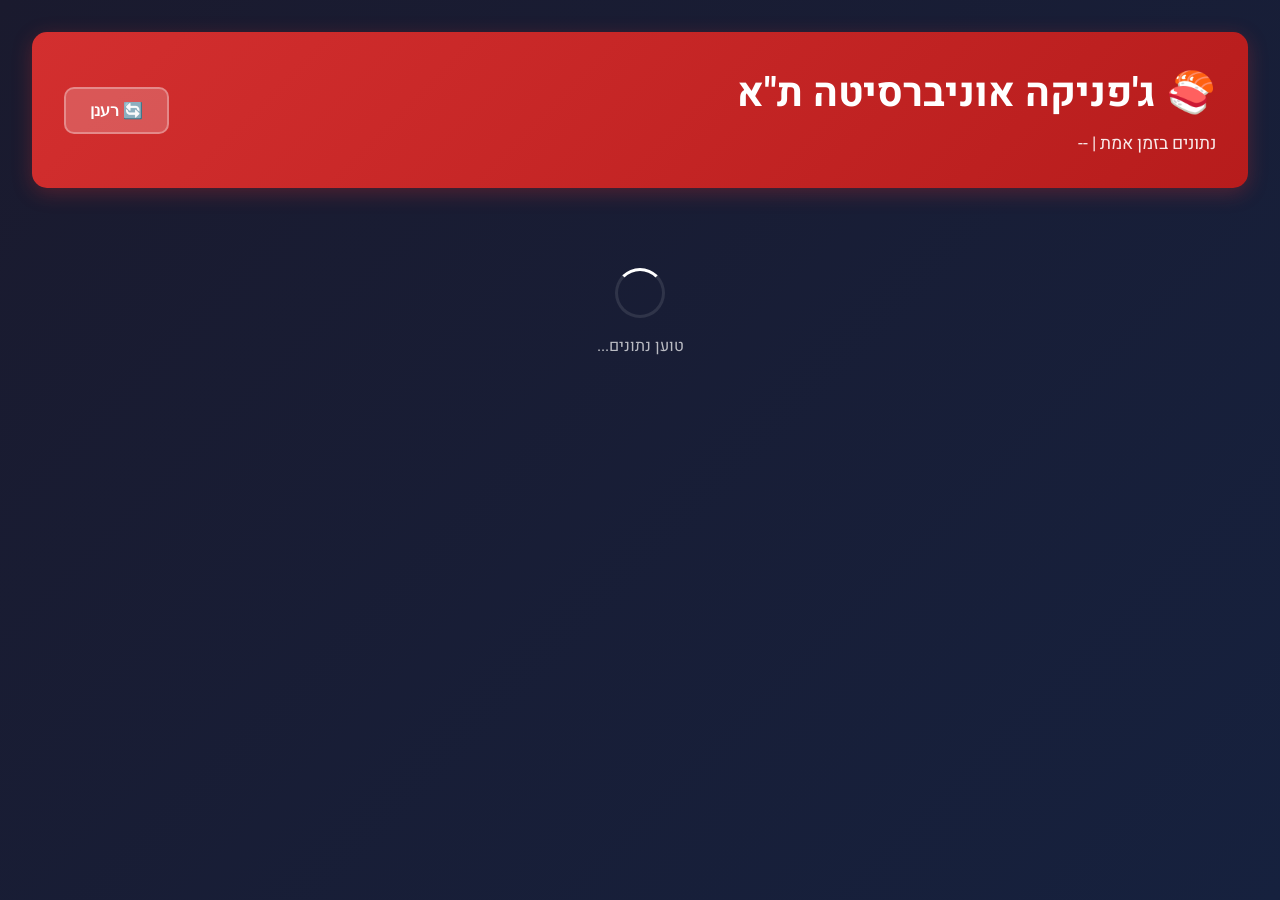
<file: dashboard-simple.html>
<!DOCTYPE html>
<html dir="rtl" lang="he">
<head>
    <meta charset="UTF-8">
    <meta name="viewport" content="width=device-width, initial-scale=1.0">
    <title>דשבורד - ג'פניקה אוניברסיטה</title>
    <link href="https://fonts.googleapis.com/css2?family=Heebo:wght@300;400;500;700&display=swap" rel="stylesheet">
    <style>
        * {
            margin: 0;
            padding: 0;
            box-sizing: border-box;
        }

        body {
            font-family: 'Heebo', sans-serif;
            background: linear-gradient(135deg, #1a1a2e 0%, #16213e 100%);
            color: #fff;
            min-height: 100vh;
            padding: 2rem;
        }

        .container {
            max-width: 1400px;
            margin: 0 auto;
        }

        .header {
            background: linear-gradient(135deg, #D32F2F 0%, #B71C1C 100%);
            padding: 2rem;
            border-radius: 15px;
            margin-bottom: 2rem;
            box-shadow: 0 5px 20px rgba(211, 47, 47, 0.3);
            display: flex;
            justify-content: space-between;
            align-items: center;
        }

        .header-text h1 {
            font-size: 2.5rem;
            margin-bottom: 0.5rem;
        }

        .header-text p {
            color: rgba(255, 255, 255, 0.9);
            font-size: 1.1rem;
        }

        .refresh-btn {
            background: rgba(255, 255, 255, 0.2);
            color: #fff;
            border: 2px solid rgba(255, 255, 255, 0.3);
            padding: 0.75rem 1.5rem;
            border-radius: 10px;
            cursor: pointer;
            font-size: 1rem;
            font-weight: 600;
            transition: all 0.3s;
        }

        .refresh-btn:hover {
            background: rgba(255, 255, 255, 0.3);
            transform: translateY(-2px);
        }

        .stats-grid {
            display: grid;
            grid-template-columns: repeat(auto-fit, minmax(250px, 1fr));
            gap: 1.5rem;
            margin-bottom: 2rem;
        }

        .stat-card {
            background: rgba(255, 255, 255, 0.1);
            backdrop-filter: blur(10px);
            padding: 2rem;
            border-radius: 15px;
            border: 1px solid rgba(255, 255, 255, 0.2);
            transition: all 0.3s;
        }

        .stat-card:hover {
            transform: translateY(-5px);
            box-shadow: 0 10px 30px rgba(0, 0, 0, 0.3);
        }

        .stat-label {
            color: rgba(255, 255, 255, 0.7);
            font-size: 0.9rem;
            margin-bottom: 0.5rem;
        }

        .stat-value {
            font-size: 2.5rem;
            font-weight: 700;
            color: #fff;
            margin-bottom: 0.25rem;
        }

        .stat-change {
            font-size: 0.85rem;
            color: #4ade80;
        }

        .details-section {
            background: rgba(255, 255, 255, 0.05);
            backdrop-filter: blur(10px);
            padding: 2rem;
            border-radius: 15px;
        }

        .details-section h2 {
            font-size: 1.8rem;
            margin-bottom: 1.5rem;
        }

        .detail-grid {
            display: grid;
            grid-template-columns: repeat(auto-fit, minmax(200px, 1fr));
            gap: 1rem;
        }

        .detail-item {
            background: rgba(255, 255, 255, 0.05);
            padding: 1rem;
            border-radius: 10px;
        }

        .detail-label {
            color: rgba(255, 255, 255, 0.6);
            font-size: 0.85rem;
            margin-bottom: 0.25rem;
        }

        .detail-value {
            font-size: 1.3rem;
            font-weight: 600;
            color: #fff;
        }

        .loading {
            text-align: center;
            padding: 3rem;
            color: rgba(255, 255, 255, 0.7);
        }

        .spinner {
            border: 3px solid rgba(255, 255, 255, 0.1);
            border-radius: 50%;
            border-top: 3px solid #fff;
            width: 50px;
            height: 50px;
            animation: spin 1s linear infinite;
            margin: 0 auto 1rem;
        }

        @keyframes spin {
            0% { transform: rotate(0deg); }
            100% { transform: rotate(360deg); }
        }

        @media (max-width: 768px) {
            body {
                padding: 1rem;
            }
            
            .header {
                flex-direction: column;
                gap: 1rem;
            }
            
            .header h1 {
                font-size: 1.8rem;
            }
            
            .stat-value {
                font-size: 2rem;
            }
        }
    </style>
</head>
<body>
    <div class="container">
        <div class="header">
            <div class="header-text">
                <h1>🍣 ג'פניקה אוניברסיטה ת"א</h1>
                <p>נתונים בזמן אמת | <span id="lastUpdate">--</span></p>
            </div>
            <button class="refresh-btn" onclick="loadData()">🔄 רענן</button>
        </div>

        <div id="loading" class="loading">
            <div class="spinner"></div>
            <p>טוען נתונים...</p>
        </div>

        <div id="content" style="display: none;">
            <div class="stats-grid">
                <div class="stat-card">
                    <div class="stat-label">מחזור היום (₪)</div>
                    <div class="stat-value" id="totalRevenue">--</div>
                    <div class="stat-change" id="revenueInfo">--</div>
                </div>
                
                <div class="stat-card">
                    <div class="stat-label">הזמנות שנסגרו</div>
                    <div class="stat-value" id="closedOrders">--</div>
                    <div class="stat-change">הזמנות שהושלמו</div>
                </div>
                
                <div class="stat-card">
                    <div class="stat-label">הזמנות פתוחות</div>
                    <div class="stat-value" id="openOrders">--</div>
                    <div class="stat-change" id="openInfo">--</div>
                </div>
                
                <div class="stat-card">
                    <div class="stat-label">ממוצע הזמנה (₪)</div>
                    <div class="stat-value" id="avgOrder">--</div>
                    <div class="stat-change">לפי הזמנות סגורות</div>
                </div>
            </div>

            <div class="details-section">
                <h2>📊 פירוט מלא</h2>
                <div class="detail-grid">
                    <div class="detail-item">
                        <div class="detail-label">סה״כ סועדים</div>
                        <div class="detail-value" id="totalDiners">--</div>
                    </div>
                    <div class="detail-item">
                        <div class="detail-label">מחזור פתוח (₪)</div>
                        <div class="detail-value" id="openRevenue">--</div>
                    </div>
                    <div class="detail-item">
                        <div class="detail-label">מכירות נטו (₪)</div>
                        <div class="detail-value" id="netSales">--</div>
                    </div>
                    <div class="detail-item">
                        <div class="detail-label">מע״מ (₪)</div>
                        <div class="detail-value" id="totalVat">--</div>
                    </div>
                    <div class="detail-item">
                        <div class="detail-label">טיפים (₪)</div>
                        <div class="detail-value" id="tips">--</div>
                    </div>
                    <div class="detail-item">
                        <div class="detail-label">הנחות (₪)</div>
                        <div class="detail-value" id="discounts">--</div>
                    </div>
                </div>
            </div>
        </div>
    </div>

    <script>
        // Using local proxy to avoid CORS issues
        const PROXY_URL = window.location.hostname === 'localhost' 
            ? 'http://localhost:3456'
            : 'https://japanika-proxy.onrender.com'; // Will deploy to Render later

        async function getDailyTotals() {
            const response = await fetch(`${PROXY_URL}/api/daily-totals`);
            return await response.json();
        }

        function formatCurrency(amount) {
            if (!amount) return '₪0';
            const shekels = amount / 100;
            return `₪${shekels.toLocaleString('he-IL', { maximumFractionDigits: 0 })}`;
        }

        function formatNumber(num) {
            if (!num) return '0';
            return num.toLocaleString('he-IL');
        }

        async function loadData() {
            try {
                document.getElementById('loading').style.display = 'block';
                document.getElementById('content').style.display = 'none';
                
                const data = await getDailyTotals();
                
                if (data && data.totals) {
                    const totals = data.totals;
                    
                    // Main stats
                    document.getElementById('totalRevenue').textContent = formatCurrency(totals.totalPayments);
                    document.getElementById('closedOrders').textContent = formatNumber(totals.count);
                    
                    if (totals.count > 0) {
                        const avg = totals.totalPayments / totals.count;
                        document.getElementById('avgOrder').textContent = formatCurrency(avg);
                    }
                    
                    document.getElementById('revenueInfo').textContent = `${formatNumber(totals.count)} הזמנות`;
                    
                    // Open orders
                    if (totals.openOrders) {
                        document.getElementById('openOrders').textContent = formatNumber(totals.openOrders.totalCount);
                        document.getElementById('openInfo').textContent = `${formatNumber(totals.openOrders.diners)} סועדים`;
                        document.getElementById('openRevenue').textContent = formatCurrency(totals.openOrders.totalAmount);
                        document.getElementById('totalDiners').textContent = formatNumber(totals.openOrders.diners);
                    }
                    
                    // Details
                    document.getElementById('netSales').textContent = formatCurrency(totals.netSales);
                    document.getElementById('totalVat').textContent = formatCurrency(totals.totalVat);
                    document.getElementById('tips').textContent = formatCurrency(totals.tipsOnOrder);
                    document.getElementById('discounts').textContent = formatCurrency(totals.discounts);
                }
                
                document.getElementById('lastUpdate').textContent = new Date().toLocaleString('he-IL');
                document.getElementById('loading').style.display = 'none';
                document.getElementById('content').style.display = 'block';
                
            } catch (error) {
                console.error('Error loading data:', error);
                alert('שגיאה בטעינת נתונים. בדוק את ה-Console.');
            }
        }

        // Load on page load
        loadData();
    </script>
</body>
</html>
</file>
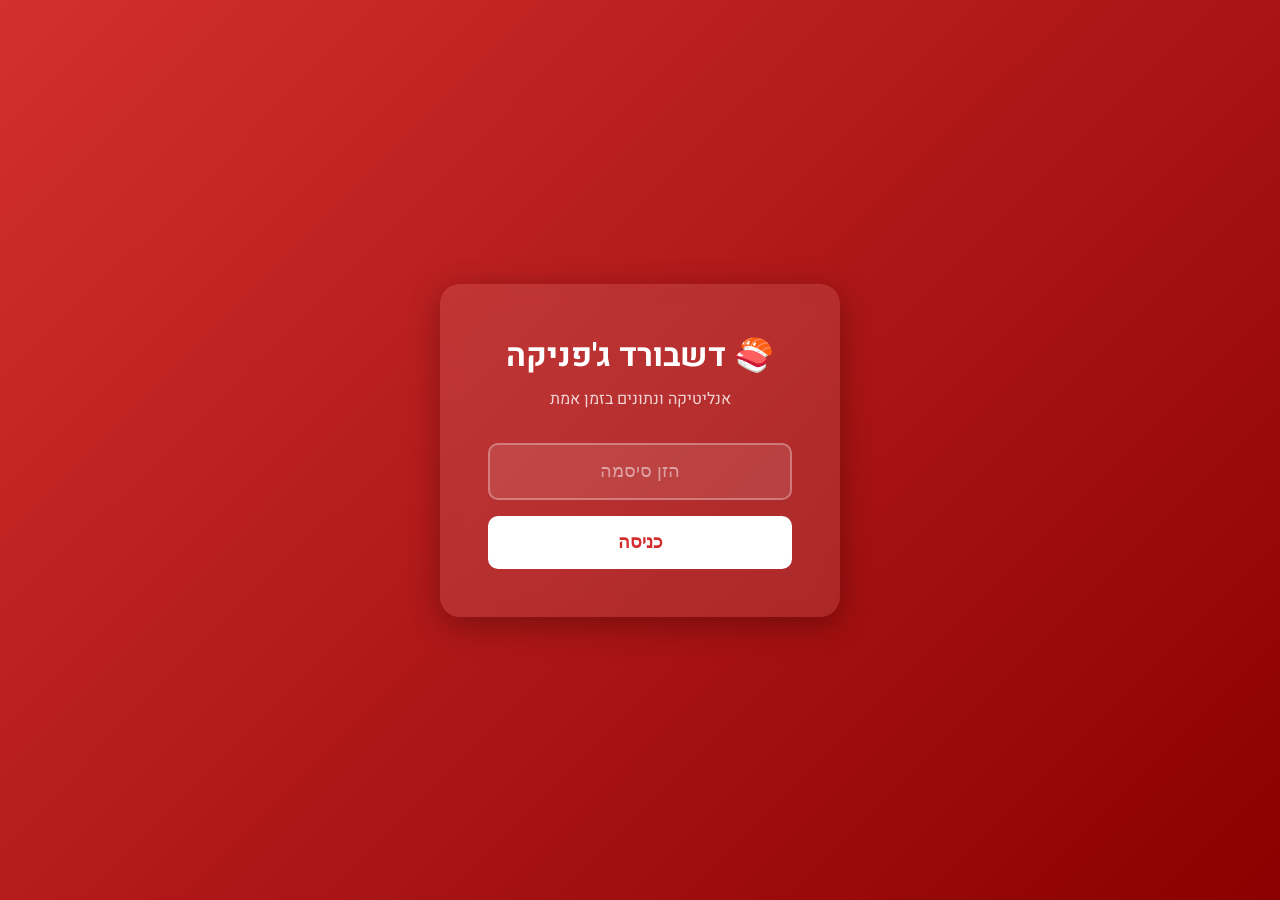
<file: dashboard.html>
<!DOCTYPE html>
<html dir="rtl" lang="he">
<head>
    <meta charset="UTF-8">
    <meta name="viewport" content="width=device-width, initial-scale=1.0">
    <title>דשבורד אנליטיקה - ג'פניקה</title>
    <link href="https://fonts.googleapis.com/css2?family=Heebo:wght@300;400;500;700&display=swap" rel="stylesheet">
    <style>
        * {
            margin: 0;
            padding: 0;
            box-sizing: border-box;
        }

        body {
            font-family: 'Heebo', sans-serif;
            background: linear-gradient(135deg, #1a1a2e 0%, #16213e 100%);
            color: #fff;
            min-height: 100vh;
        }

        /* Login Screen */
        .login-screen {
            display: flex;
            align-items: center;
            justify-content: center;
            min-height: 100vh;
            background: linear-gradient(135deg, #D32F2F 0%, #8B0000 100%);
        }

        .login-box {
            background: rgba(255, 255, 255, 0.1);
            backdrop-filter: blur(10px);
            padding: 3rem;
            border-radius: 20px;
            box-shadow: 0 8px 32px rgba(0, 0, 0, 0.3);
            text-align: center;
            max-width: 400px;
            width: 90%;
        }

        .login-box h1 {
            font-size: 2rem;
            margin-bottom: 0.5rem;
            color: #fff;
        }

        .login-box p {
            color: rgba(255, 255, 255, 0.8);
            margin-bottom: 2rem;
        }

        .login-box input {
            width: 100%;
            padding: 1rem;
            border: 2px solid rgba(255, 255, 255, 0.3);
            background: rgba(255, 255, 255, 0.1);
            border-radius: 10px;
            color: #fff;
            font-size: 1.1rem;
            text-align: center;
            margin-bottom: 1rem;
            transition: all 0.3s;
        }

        .login-box input:focus {
            outline: none;
            border-color: #fff;
            background: rgba(255, 255, 255, 0.2);
        }

        .login-box input::placeholder {
            color: rgba(255, 255, 255, 0.5);
        }

        .login-box button {
            width: 100%;
            padding: 1rem;
            background: #fff;
            color: #D32F2F;
            border: none;
            border-radius: 10px;
            font-size: 1.1rem;
            font-weight: 700;
            cursor: pointer;
            transition: all 0.3s;
        }

        .login-box button:hover {
            transform: translateY(-2px);
            box-shadow: 0 5px 15px rgba(255, 255, 255, 0.3);
        }

        .error-message {
            color: #ffcccc;
            background: rgba(255, 0, 0, 0.2);
            padding: 0.75rem;
            border-radius: 8px;
            margin-bottom: 1rem;
            display: none;
        }

        /* Dashboard */
        .dashboard {
            display: none;
            padding: 2rem;
        }

        .dashboard.active {
            display: block;
        }

        .header {
            background: linear-gradient(135deg, #D32F2F 0%, #B71C1C 100%);
            padding: 2rem;
            border-radius: 15px;
            margin-bottom: 2rem;
            box-shadow: 0 5px 20px rgba(211, 47, 47, 0.3);
            display: flex;
            justify-content: space-between;
            align-items: center;
        }

        .header-text h1 {
            font-size: 2.5rem;
            margin-bottom: 0.5rem;
        }

        .header-text p {
            color: rgba(255, 255, 255, 0.9);
            font-size: 1.1rem;
        }

        .refresh-btn {
            background: rgba(255, 255, 255, 0.2);
            color: #fff;
            border: 2px solid rgba(255, 255, 255, 0.3);
            padding: 0.75rem 1.5rem;
            border-radius: 10px;
            cursor: pointer;
            font-size: 1rem;
            font-weight: 600;
            transition: all 0.3s;
        }

        .refresh-btn:hover {
            background: rgba(255, 255, 255, 0.3);
            transform: translateY(-2px);
        }

        .stats-grid {
            display: grid;
            grid-template-columns: repeat(auto-fit, minmax(250px, 1fr));
            gap: 1.5rem;
            margin-bottom: 2rem;
        }

        .stat-card {
            background: rgba(255, 255, 255, 0.1);
            backdrop-filter: blur(10px);
            padding: 2rem;
            border-radius: 15px;
            border: 1px solid rgba(255, 255, 255, 0.2);
            transition: all 0.3s;
        }

        .stat-card:hover {
            transform: translateY(-5px);
            box-shadow: 0 10px 30px rgba(0, 0, 0, 0.3);
        }

        .stat-label {
            color: rgba(255, 255, 255, 0.7);
            font-size: 0.9rem;
            margin-bottom: 0.5rem;
        }

        .stat-value {
            font-size: 2.5rem;
            font-weight: 700;
            color: #fff;
            margin-bottom: 0.25rem;
        }

        .stat-change {
            font-size: 0.85rem;
            color: #4ade80;
        }

        .stat-change.negative {
            color: #f87171;
        }

        .branches-section {
            background: rgba(255, 255, 255, 0.05);
            backdrop-filter: blur(10px);
            padding: 2rem;
            border-radius: 15px;
            margin-bottom: 2rem;
        }

        .branches-section h2 {
            font-size: 1.8rem;
            margin-bottom: 1.5rem;
            color: #fff;
        }

        .branches-grid {
            display: grid;
            grid-template-columns: repeat(auto-fill, minmax(300px, 1fr));
            gap: 1rem;
            max-height: 600px;
            overflow-y: auto;
            padding: 0.5rem;
        }

        .branch-card {
            background: rgba(255, 255, 255, 0.08);
            padding: 1.25rem;
            border-radius: 10px;
            border: 1px solid rgba(255, 255, 255, 0.1);
            transition: all 0.2s;
            cursor: pointer;
        }

        .branch-card:hover {
            background: rgba(255, 255, 255, 0.12);
            border-color: rgba(255, 255, 255, 0.3);
        }

        .branch-card.active {
            background: rgba(211, 47, 47, 0.3);
            border-color: #D32F2F;
        }

        .branch-name {
            font-weight: 700;
            font-size: 1.1rem;
            margin-bottom: 0.5rem;
            color: #fff;
        }

        .branch-type {
            color: rgba(255, 255, 255, 0.6);
            font-size: 0.85rem;
            padding: 0.25rem 0.75rem;
            background: rgba(255, 255, 255, 0.1);
            border-radius: 20px;
            display: inline-block;
        }

        .loading {
            text-align: center;
            padding: 3rem;
            color: rgba(255, 255, 255, 0.7);
        }

        .spinner {
            border: 3px solid rgba(255, 255, 255, 0.1);
            border-radius: 50%;
            border-top: 3px solid #fff;
            width: 50px;
            height: 50px;
            animation: spin 1s linear infinite;
            margin: 0 auto 1rem;
        }

        @keyframes spin {
            0% { transform: rotate(0deg); }
            100% { transform: rotate(360deg); }
        }

        .logout-btn {
            position: fixed;
            top: 2rem;
            left: 2rem;
            background: rgba(255, 255, 255, 0.1);
            color: #fff;
            border: 1px solid rgba(255, 255, 255, 0.3);
            padding: 0.75rem 1.5rem;
            border-radius: 10px;
            cursor: pointer;
            font-size: 1rem;
            transition: all 0.3s;
            z-index: 1000;
        }

        .logout-btn:hover {
            background: rgba(255, 255, 255, 0.2);
        }

        .details-section {
            background: rgba(255, 255, 255, 0.05);
            backdrop-filter: blur(10px);
            padding: 2rem;
            border-radius: 15px;
            margin-bottom: 2rem;
        }

        .details-section h2 {
            font-size: 1.8rem;
            margin-bottom: 1.5rem;
        }

        .detail-grid {
            display: grid;
            grid-template-columns: repeat(auto-fit, minmax(200px, 1fr));
            gap: 1rem;
        }

        .detail-item {
            background: rgba(255, 255, 255, 0.05);
            padding: 1rem;
            border-radius: 10px;
        }

        .detail-label {
            color: rgba(255, 255, 255, 0.6);
            font-size: 0.85rem;
            margin-bottom: 0.25rem;
        }

        .detail-value {
            font-size: 1.3rem;
            font-weight: 600;
            color: #fff;
        }

        @media (max-width: 768px) {
            .dashboard {
                padding: 1rem;
            }
            
            .header {
                flex-direction: column;
                gap: 1rem;
            }
            
            .header h1 {
                font-size: 1.8rem;
            }
            
            .stat-value {
                font-size: 2rem;
            }
            
            .branches-grid {
                grid-template-columns: 1fr;
            }
        }
    </style>
</head>
<body>
    <!-- Login Screen -->
    <div class="login-screen" id="loginScreen">
        <div class="login-box">
            <h1>🍣 דשבורד ג'פניקה</h1>
            <p>אנליטיקה ונתונים בזמן אמת</p>
            <div class="error-message" id="errorMessage">סיסמה שגויה</div>
            <input type="password" id="passwordInput" placeholder="הזן סיסמה" autocomplete="off">
            <button onclick="login()">כניסה</button>
        </div>
    </div>

    <!-- Dashboard -->
    <div class="dashboard" id="dashboard">
        <button class="logout-btn" onclick="logout()">התנתק</button>
        
        <div class="header">
            <div class="header-text">
                <h1>🍣 דשבורד ניהול - רשת ג'פניקה</h1>
                <p>נתונים בזמן אמת מכל הסניפים | <span id="lastUpdate">--</span></p>
            </div>
            <button class="refresh-btn" onclick="refreshData()">🔄 רענן</button>
        </div>

        <div class="stats-grid">
            <div class="stat-card">
                <div class="stat-label">סה״כ סניפים</div>
                <div class="stat-value" id="totalBranches">--</div>
                <div class="stat-change">פעילים ברחבי הארץ</div>
            </div>
            
            <div class="stat-card">
                <div class="stat-label">מחזור נוכחי (₪)</div>
                <div class="stat-value" id="todayRevenue">--</div>
                <div class="stat-change" id="revenueChange">טוען...</div>
            </div>
            
            <div class="stat-card">
                <div class="stat-label">הזמנות שנסגרו</div>
                <div class="stat-value" id="closedOrders">--</div>
                <div class="stat-change" id="ordersChange">טוען...</div>
            </div>
            
            <div class="stat-card">
                <div class="stat-label">ממוצע הזמנה (₪)</div>
                <div class="stat-value" id="avgOrder">--</div>
                <div class="stat-change">לפי נתוני היום</div>
            </div>
        </div>

        <div class="details-section">
            <h2>📊 פרטי היום - <span id="selectedBranchName">כל הסניפים</span></h2>
            <div class="detail-grid">
                <div class="detail-item">
                    <div class="detail-label">הזמנות פתוחות</div>
                    <div class="detail-value" id="openOrders">--</div>
                </div>
                <div class="detail-item">
                    <div class="detail-label">סה״כ סועדים</div>
                    <div class="detail-value" id="totalDiners">--</div>
                </div>
                <div class="detail-item">
                    <div class="detail-label">מחזור הזמנות פתוחות (₪)</div>
                    <div class="detail-value" id="openRevenue">--</div>
                </div>
                <div class="detail-item">
                    <div class="detail-label">מזומן בקופות</div>
                    <div class="detail-value" id="cashDrawers">--</div>
                </div>
                <div class="detail-item">
                    <div class="detail-label">אשראי</div>
                    <div class="detail-value" id="creditTotal">--</div>
                </div>
                <div class="detail-item">
                    <div class="detail-label">Wolt</div>
                    <div class="detail-value" id="woltTotal">--</div>
                </div>
            </div>
        </div>

        <div class="branches-section">
            <h2>📍 כל הסניפים (לחץ לצפייה בפרטים)</h2>
            <div class="loading" id="branchesLoading">
                <div class="spinner"></div>
                <p>טוען נתוני סניפים...</p>
            </div>
            <div class="branches-grid" id="branchesGrid" style="display: none;"></div>
        </div>
    </div>

    <script>
        const PASSWORD = 'ברק';
        const API_BASE = 'https://ros-rp.tabit.cloud';
        const CLIENT_ID = 'syiU5W2pTidPMXd5t5nTzg';
        let accessToken = null;
        let organizations = [];
        let selectedOrg = null;

        // Login
        function login() {
            const input = document.getElementById('passwordInput');
            const error = document.getElementById('errorMessage');
            
            if (input.value === PASSWORD) {
                document.getElementById('loginScreen').style.display = 'none';
                document.getElementById('dashboard').classList.add('active');
                sessionStorage.setItem('loggedIn', 'true');
                initDashboard();
            } else {
                error.style.display = 'block';
                input.value = '';
                setTimeout(() => error.style.display = 'none', 3000);
            }
        }

        // Logout
        function logout() {
            sessionStorage.removeItem('loggedIn');
            location.reload();
        }

        // Check if already logged in
        if (sessionStorage.getItem('loggedIn') === 'true') {
            document.getElementById('loginScreen').style.display = 'none';
            document.getElementById('dashboard').classList.add('active');
            initDashboard();
        }

        // Enter key to login
        document.getElementById('passwordInput')?.addEventListener('keypress', (e) => {
            if (e.key === 'Enter') login();
        });

        // Get Access Token
        async function getAccessToken() {
            try {
                const response = await fetch(`${API_BASE}/oauth2/token`, {
                    method: 'POST',
                    headers: {
                        'Content-Type': 'application/x-www-form-urlencoded'
                    },
                    body: `grant_type=client_credentials&client_id=${CLIENT_ID}`
                });
                
                const data = await response.json();
                accessToken = data.access_token;
                return accessToken;
            } catch (error) {
                console.error('Error getting token:', error);
                return null;
            }
        }

        // Get Organizations
        async function getOrganizations() {
            if (!accessToken) await getAccessToken();
            
            try {
                const response = await fetch(`${API_BASE}/organizations`, {
                    headers: {
                        'Authorization': `Bearer ${accessToken}`,
                        'Content-Type': 'application/json'
                    }
                });
                
                const data = await response.json();
                organizations = data;
                return data;
            } catch (error) {
                console.error('Error fetching organizations:', error);
                return [];
            }
        }

        // Get Daily Totals
        async function getDailyTotals(orgId) {
            if (!accessToken) await getAccessToken();
            
            const today = new Date().toISOString().split('T')[0];
            
            try {
                const response = await fetch(`${API_BASE}/reports/daily-totals?startDate=${today}&endDate=${today}`, {
                    headers: {
                        'Authorization': `Bearer ${accessToken}`,
                        'ros-organization': orgId,
                        'Content-Type': 'application/json'
                    }
                });
                
                const data = await response.json();
                return data;
            } catch (error) {
                console.error('Error fetching daily totals:', error);
                return null;
            }
        }

        // Get Activity Report
        async function getActivityReport(orgId) {
            if (!accessToken) await getAccessToken();
            
            const today = new Date().toISOString().split('T')[0];
            
            try {
                const response = await fetch(`${API_BASE}/reports/activity?startDate=${today}&endDate=${today}`, {
                    headers: {
                        'Authorization': `Bearer ${accessToken}`,
                        'ros-organization': orgId,
                        'Content-Type': 'application/json'
                    }
                });
                
                const data = await response.json();
                return data;
            } catch (error) {
                console.error('Error fetching activity:', error);
                return null;
            }
        }

        // Format currency
        function formatCurrency(amount) {
            if (!amount) return '₪0';
            // Convert agorot to shekels
            const shekels = amount / 100;
            return `₪${shekels.toLocaleString('he-IL', { maximumFractionDigits: 0 })}`;
        }

        // Format number
        function formatNumber(num) {
            if (!num) return '0';
            return num.toLocaleString('he-IL');
        }

        // Display Branch Data
        async function displayBranchData(orgId, orgName) {
            document.getElementById('selectedBranchName').textContent = orgName;
            
            const dailyTotals = await getDailyTotals(orgId);
            const activity = await getActivityReport(orgId);
            
            if (dailyTotals && dailyTotals.totals) {
                const totals = dailyTotals.totals;
                
                // Main stats
                document.getElementById('todayRevenue').textContent = formatCurrency(totals.totalPayments);
                document.getElementById('closedOrders').textContent = formatNumber(totals.count);
                
                // Calculate average
                if (totals.count > 0) {
                    const avg = totals.totalPayments / totals.count;
                    document.getElementById('avgOrder').textContent = formatCurrency(avg);
                }
                
                // Open orders
                if (totals.openOrders) {
                    document.getElementById('openOrders').textContent = formatNumber(totals.openOrders.totalCount);
                    document.getElementById('openRevenue').textContent = formatCurrency(totals.openOrders.totalAmount);
                    document.getElementById('totalDiners').textContent = formatNumber(totals.openOrders.diners);
                }
                
                document.getElementById('revenueChange').textContent = `${formatNumber(totals.count)} הזמנות שנסגרו`;
            }
            
            if (activity && activity.variables) {
                const vars = activity.variables;
                
                document.getElementById('cashDrawers').textContent = formatCurrency(vars.TOTAL_CASH_DRAWERS);
                document.getElementById('creditTotal').textContent = formatCurrency(vars.TOTAL_CREDIT_CARD_AMOUNT);
                
                // Find Wolt in charge accounts
                const woltCharge = activity.collections?.CHARGE_ACCOUNTS?.find(acc => acc.NAME === 'Wolt');
                if (woltCharge) {
                    document.getElementById('woltTotal').textContent = formatCurrency(woltCharge.AMOUNT);
                } else {
                    document.getElementById('woltTotal').textContent = '₪0';
                }
            }
            
            // Update timestamp
            const now = new Date();
            document.getElementById('lastUpdate').textContent = now.toLocaleString('he-IL');
        }

        // Display Branches
        function displayBranches(orgs) {
            const grid = document.getElementById('branchesGrid');
            const loading = document.getElementById('branchesLoading');
            
            grid.innerHTML = '';
            
            // Sort by name
            const sortedOrgs = orgs.sort((a, b) => {
                const nameA = a.name?.he || a.name?.en || '';
                const nameB = b.name?.he || b.name?.en || '';
                return nameA.localeCompare(nameB, 'he');
            });
            
            sortedOrgs.forEach(org => {
                const card = document.createElement('div');
                card.className = 'branch-card';
                
                const name = org.name?.he || org.name?.en || 'לא ידוע';
                const type = org.type === 'hq' ? 'מטה' : 'סניף';
                
                card.innerHTML = `
                    <div class="branch-name">${name}</div>
                    <span class="branch-type">${type}</span>
                `;
                
                card.onclick = () => {
                    // Remove active from all cards
                    document.querySelectorAll('.branch-card').forEach(c => c.classList.remove('active'));
                    // Add active to clicked card
                    card.classList.add('active');
                    // Load branch data
                    selectedOrg = org._id;
                    displayBranchData(org._id, name);
                };
                
                grid.appendChild(card);
            });
            
            loading.style.display = 'none';
            grid.style.display = 'grid';
            
            // Update total count
            document.getElementById('totalBranches').textContent = orgs.length;
            
            // Auto-select first site (not HQ)
            const firstSite = sortedOrgs.find(o => o.type === 'site');
            if (firstSite) {
                selectedOrg = firstSite._id;
                displayBranchData(firstSite._id, firstSite.name?.he || firstSite.name?.en);
                // Highlight first card
                grid.children[sortedOrgs.indexOf(firstSite)].classList.add('active');
            }
        }

        // Refresh Data
        async function refreshData() {
            if (selectedOrg) {
                const orgName = organizations.find(o => o._id === selectedOrg)?.name?.he || 'סניף נבחר';
                await displayBranchData(selectedOrg, orgName);
            }
        }

        // Initialize Dashboard
        async function initDashboard() {
            // Get organizations
            const orgs = await getOrganizations();
            displayBranches(orgs);
        }
    </script>
</body>
</html>
</file>
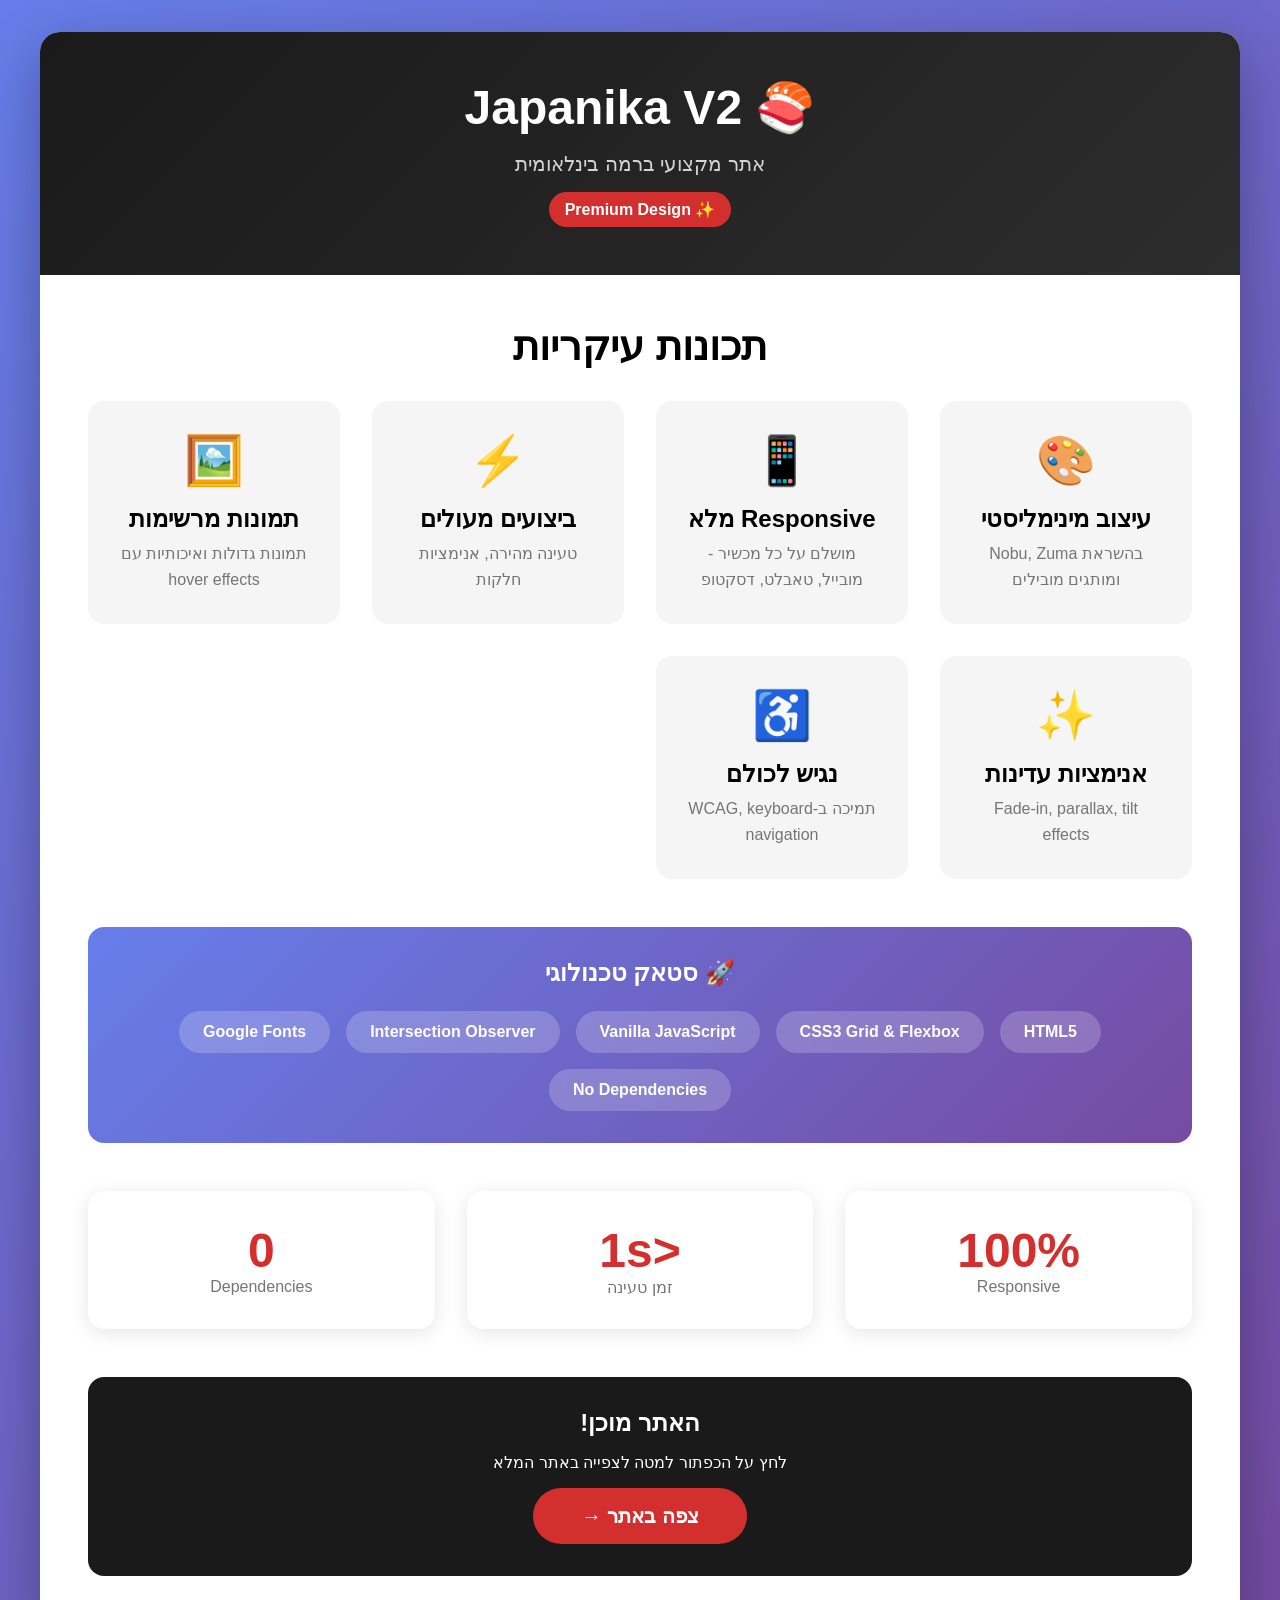
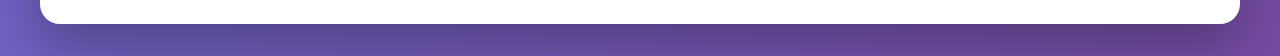
<file: preview.html>
<!DOCTYPE html>
<html lang="he" dir="rtl">
<head>
    <meta charset="UTF-8">
    <meta name="viewport" content="width=device-width, initial-scale=1.0">
    <title>Japanika V2 - Preview</title>
    <style>
        * {
            margin: 0;
            padding: 0;
            box-sizing: border-box;
        }

        body {
            font-family: -apple-system, BlinkMacSystemFont, 'Segoe UI', Roboto, Oxygen, Ubuntu, Cantarell, sans-serif;
            background: linear-gradient(135deg, #667eea 0%, #764ba2 100%);
            padding: 2rem;
            min-height: 100vh;
            display: flex;
            align-items: center;
            justify-content: center;
        }

        .preview-container {
            background: white;
            border-radius: 20px;
            box-shadow: 0 20px 60px rgba(0, 0, 0, 0.3);
            max-width: 1200px;
            width: 100%;
            overflow: hidden;
        }

        .preview-header {
            background: linear-gradient(135deg, #1a1a1a 0%, #2d2d2d 100%);
            color: white;
            padding: 3rem;
            text-align: center;
        }

        .preview-header h1 {
            font-size: 3rem;
            margin-bottom: 1rem;
            font-weight: 900;
        }

        .preview-header p {
            font-size: 1.25rem;
            opacity: 0.8;
        }

        .badge {
            display: inline-block;
            background: #D32F2F;
            color: white;
            padding: 0.5rem 1rem;
            border-radius: 50px;
            margin-top: 1rem;
            font-weight: 600;
        }

        .preview-content {
            padding: 3rem;
        }

        .feature-grid {
            display: grid;
            grid-template-columns: repeat(auto-fit, minmax(250px, 1fr));
            gap: 2rem;
            margin-top: 2rem;
        }

        .feature {
            background: #f5f5f5;
            padding: 2rem;
            border-radius: 16px;
            text-align: center;
        }

        .feature-icon {
            font-size: 3rem;
            margin-bottom: 1rem;
        }

        .feature h3 {
            font-size: 1.5rem;
            margin-bottom: 0.5rem;
        }

        .feature p {
            color: #757575;
            line-height: 1.6;
        }

        .tech-stack {
            margin-top: 3rem;
            padding: 2rem;
            background: linear-gradient(135deg, #667eea 0%, #764ba2 100%);
            border-radius: 16px;
            color: white;
        }

        .tech-stack h2 {
            text-align: center;
            margin-bottom: 1.5rem;
        }

        .tech-badges {
            display: flex;
            gap: 1rem;
            flex-wrap: wrap;
            justify-content: center;
        }

        .tech-badge {
            background: rgba(255, 255, 255, 0.2);
            padding: 0.75rem 1.5rem;
            border-radius: 50px;
            font-weight: 600;
            backdrop-filter: blur(10px);
        }

        .cta-section {
            text-align: center;
            margin-top: 3rem;
            padding: 2rem;
            background: #1a1a1a;
            border-radius: 16px;
            color: white;
        }

        .cta-button {
            display: inline-block;
            background: #D32F2F;
            color: white;
            padding: 1rem 3rem;
            border-radius: 50px;
            text-decoration: none;
            font-weight: 700;
            font-size: 1.25rem;
            margin-top: 1rem;
            transition: transform 0.3s ease;
        }

        .cta-button:hover {
            transform: translateY(-3px);
            box-shadow: 0 10px 30px rgba(211, 47, 47, 0.4);
        }

        .stats {
            display: grid;
            grid-template-columns: repeat(3, 1fr);
            gap: 2rem;
            margin-top: 3rem;
            text-align: center;
        }

        .stat {
            background: white;
            padding: 2rem;
            border-radius: 16px;
            box-shadow: 0 4px 20px rgba(0, 0, 0, 0.1);
        }

        .stat-number {
            font-size: 3rem;
            font-weight: 900;
            color: #D32F2F;
            display: block;
        }

        .stat-label {
            color: #757575;
            margin-top: 0.5rem;
            font-weight: 500;
        }
    </style>
</head>
<body>
    <div class="preview-container">
        <div class="preview-header">
            <h1>🍣 Japanika V2</h1>
            <p>אתר מקצועי ברמה בינלאומית</p>
            <span class="badge">✨ Premium Design</span>
        </div>

        <div class="preview-content">
            <h2 style="text-align: center; font-size: 2.5rem; margin-bottom: 1rem;">תכונות עיקריות</h2>
            
            <div class="feature-grid">
                <div class="feature">
                    <div class="feature-icon">🎨</div>
                    <h3>עיצוב מינימליסטי</h3>
                    <p>בהשראת Nobu, Zuma ומותגים מובילים</p>
                </div>
                
                <div class="feature">
                    <div class="feature-icon">📱</div>
                    <h3>Responsive מלא</h3>
                    <p>מושלם על כל מכשיר - מובייל, טאבלט, דסקטופ</p>
                </div>
                
                <div class="feature">
                    <div class="feature-icon">⚡</div>
                    <h3>ביצועים מעולים</h3>
                    <p>טעינה מהירה, אנימציות חלקות</p>
                </div>
                
                <div class="feature">
                    <div class="feature-icon">🖼️</div>
                    <h3>תמונות מרשימות</h3>
                    <p>תמונות גדולות ואיכותיות עם hover effects</p>
                </div>
                
                <div class="feature">
                    <div class="feature-icon">✨</div>
                    <h3>אנימציות עדינות</h3>
                    <p>Fade-in, parallax, tilt effects</p>
                </div>
                
                <div class="feature">
                    <div class="feature-icon">♿</div>
                    <h3>נגיש לכולם</h3>
                    <p>תמיכה ב-WCAG, keyboard navigation</p>
                </div>
            </div>

            <div class="tech-stack">
                <h2>🚀 סטאק טכנולוגי</h2>
                <div class="tech-badges">
                    <span class="tech-badge">HTML5</span>
                    <span class="tech-badge">CSS3 Grid & Flexbox</span>
                    <span class="tech-badge">Vanilla JavaScript</span>
                    <span class="tech-badge">Intersection Observer</span>
                    <span class="tech-badge">Google Fonts</span>
                    <span class="tech-badge">No Dependencies</span>
                </div>
            </div>

            <div class="stats">
                <div class="stat">
                    <span class="stat-number">100%</span>
                    <span class="stat-label">Responsive</span>
                </div>
                <div class="stat">
                    <span class="stat-number">&lt;1s</span>
                    <span class="stat-label">זמן טעינה</span>
                </div>
                <div class="stat">
                    <span class="stat-number">0</span>
                    <span class="stat-label">Dependencies</span>
                </div>
            </div>

            <div class="cta-section">
                <h2 style="margin-bottom: 1rem;">האתר מוכן!</h2>
                <p>לחץ על הכפתור למטה לצפייה באתר המלא</p>
                <a href="index.html" class="cta-button">צפה באתר →</a>
            </div>
        </div>
    </div>
</body>
</html>
</file>
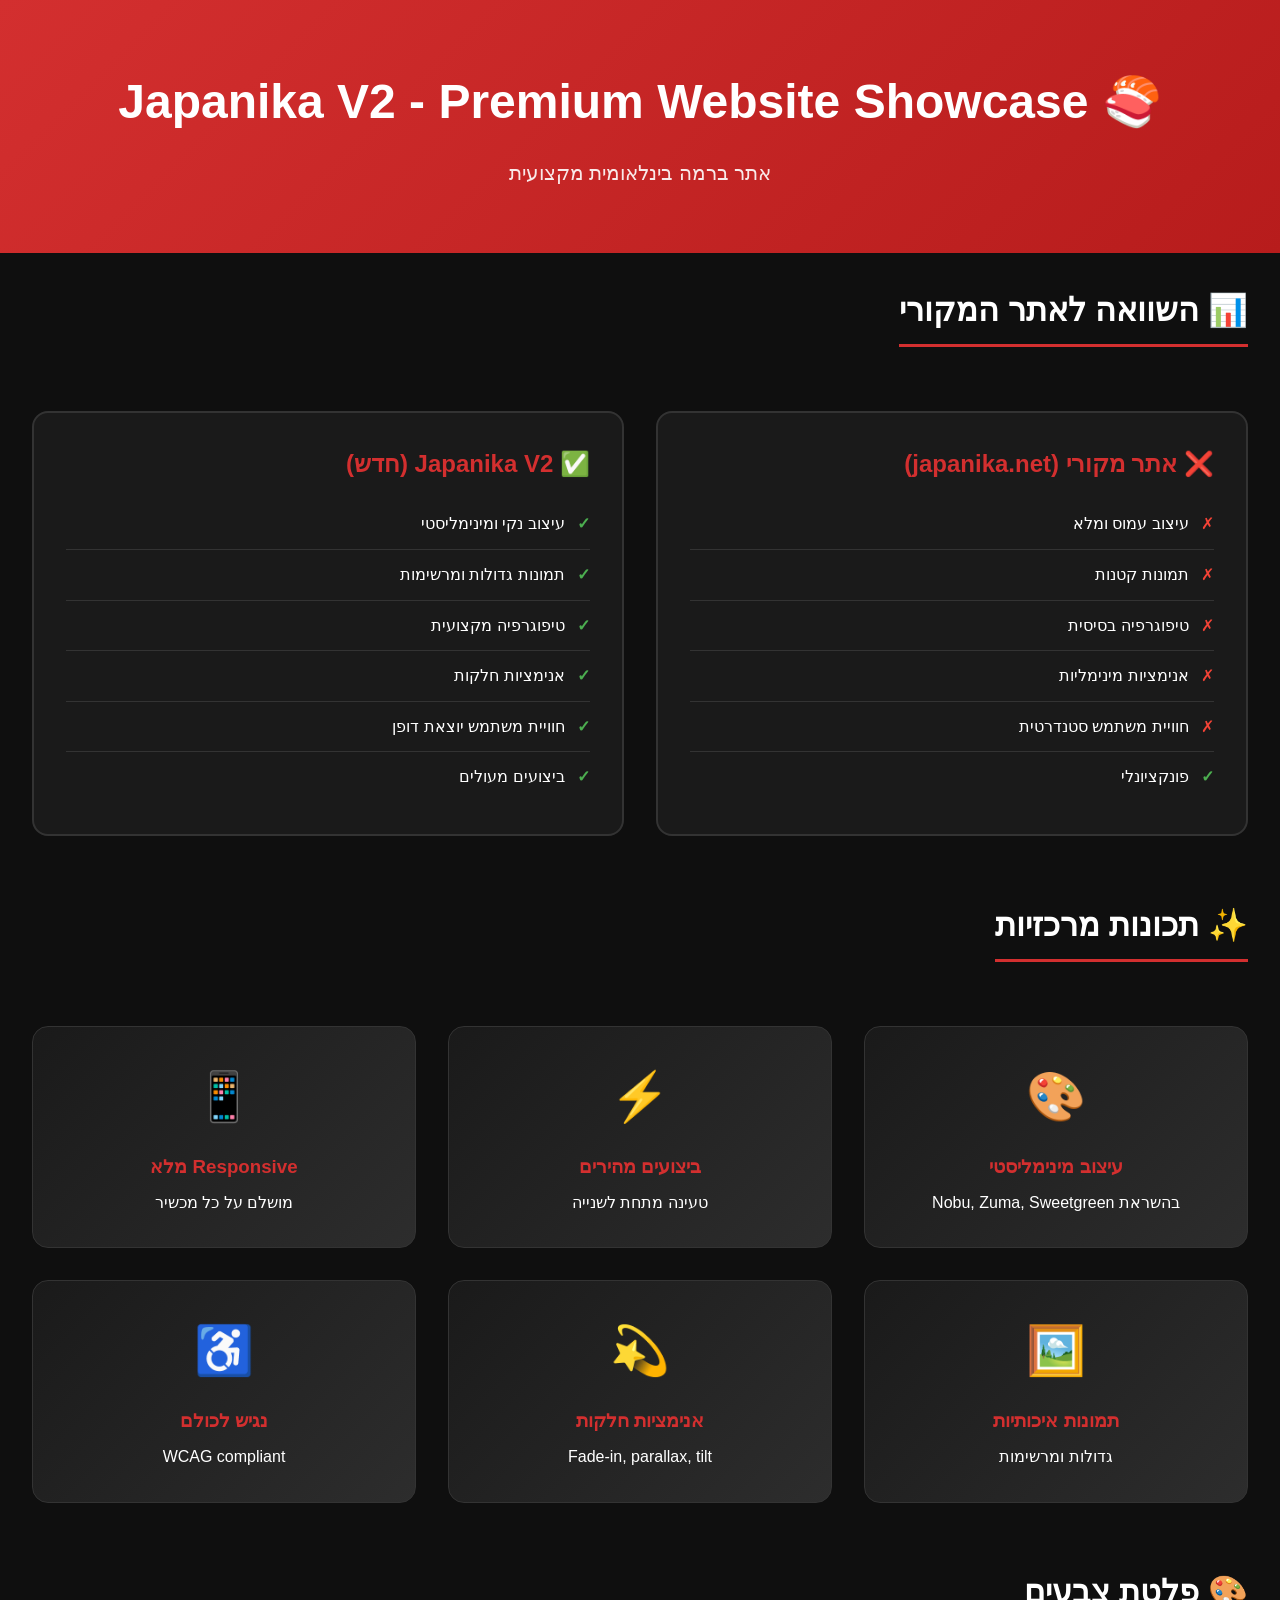
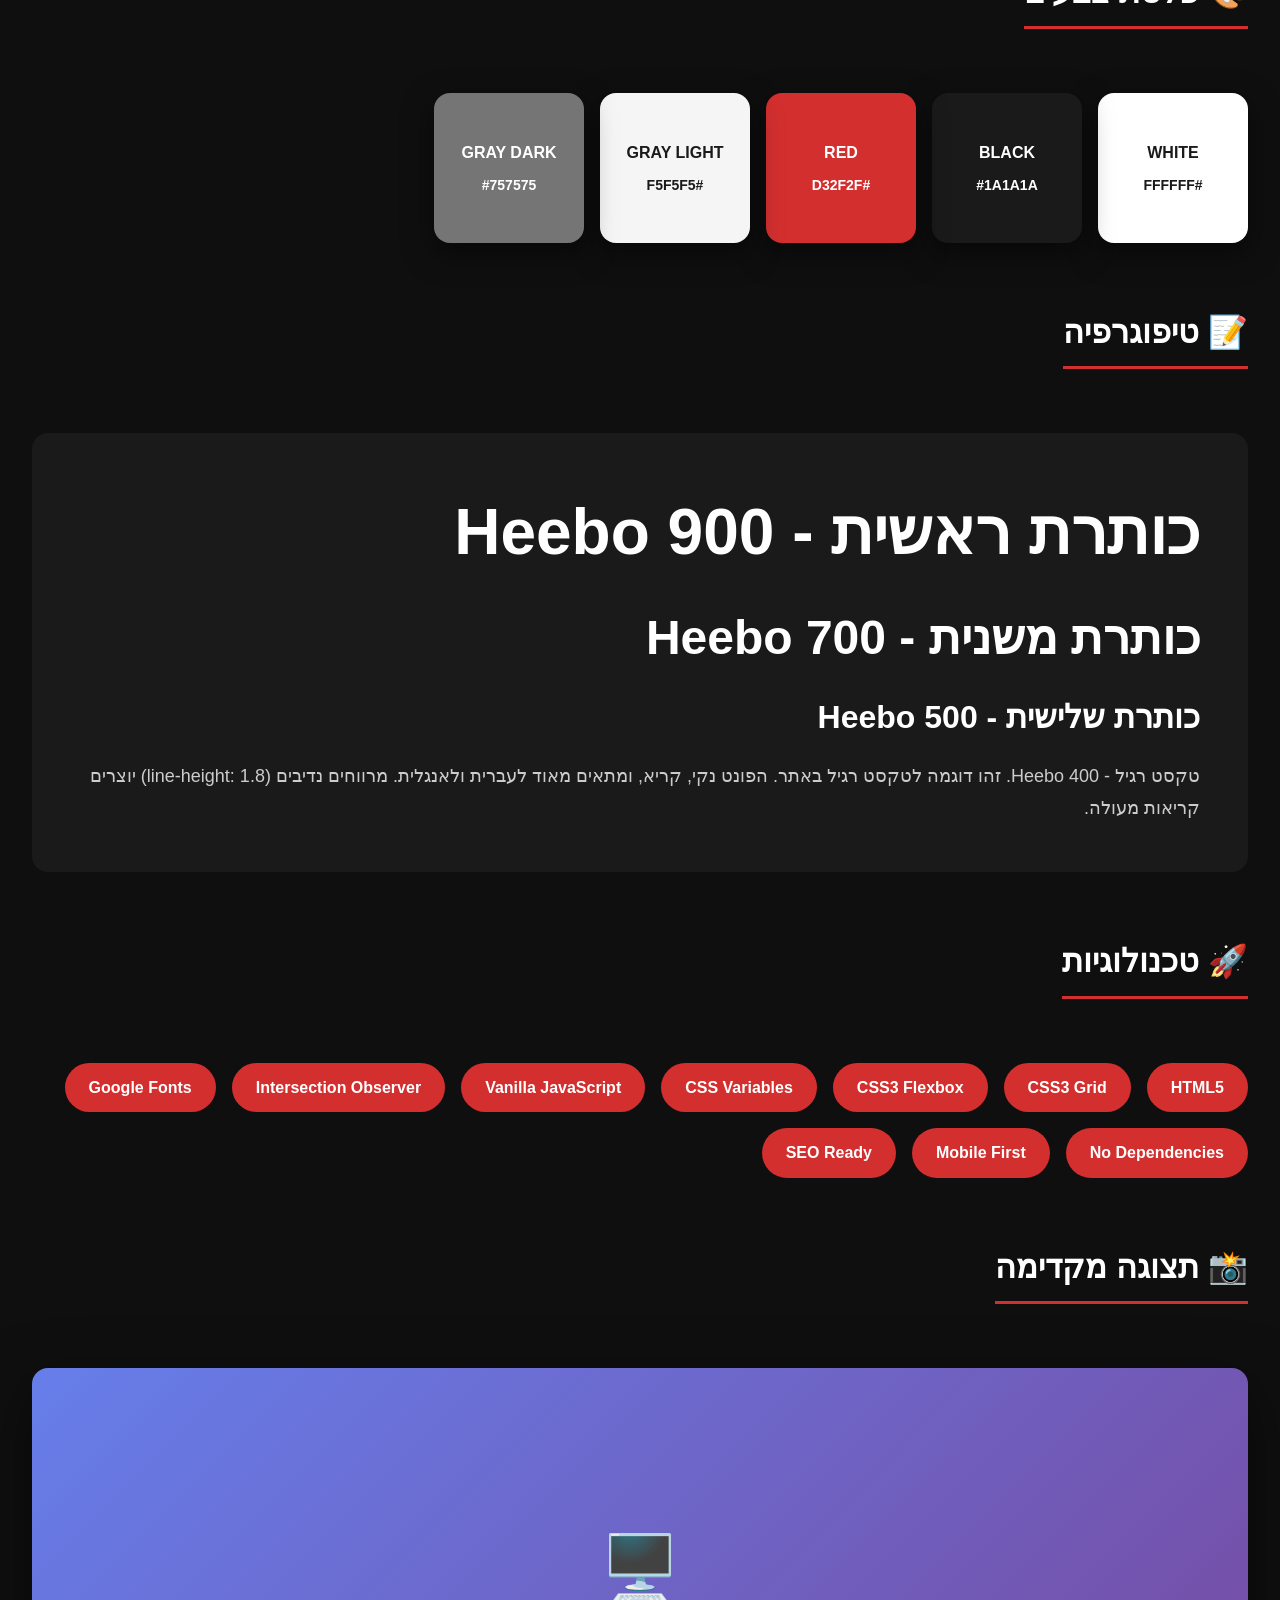
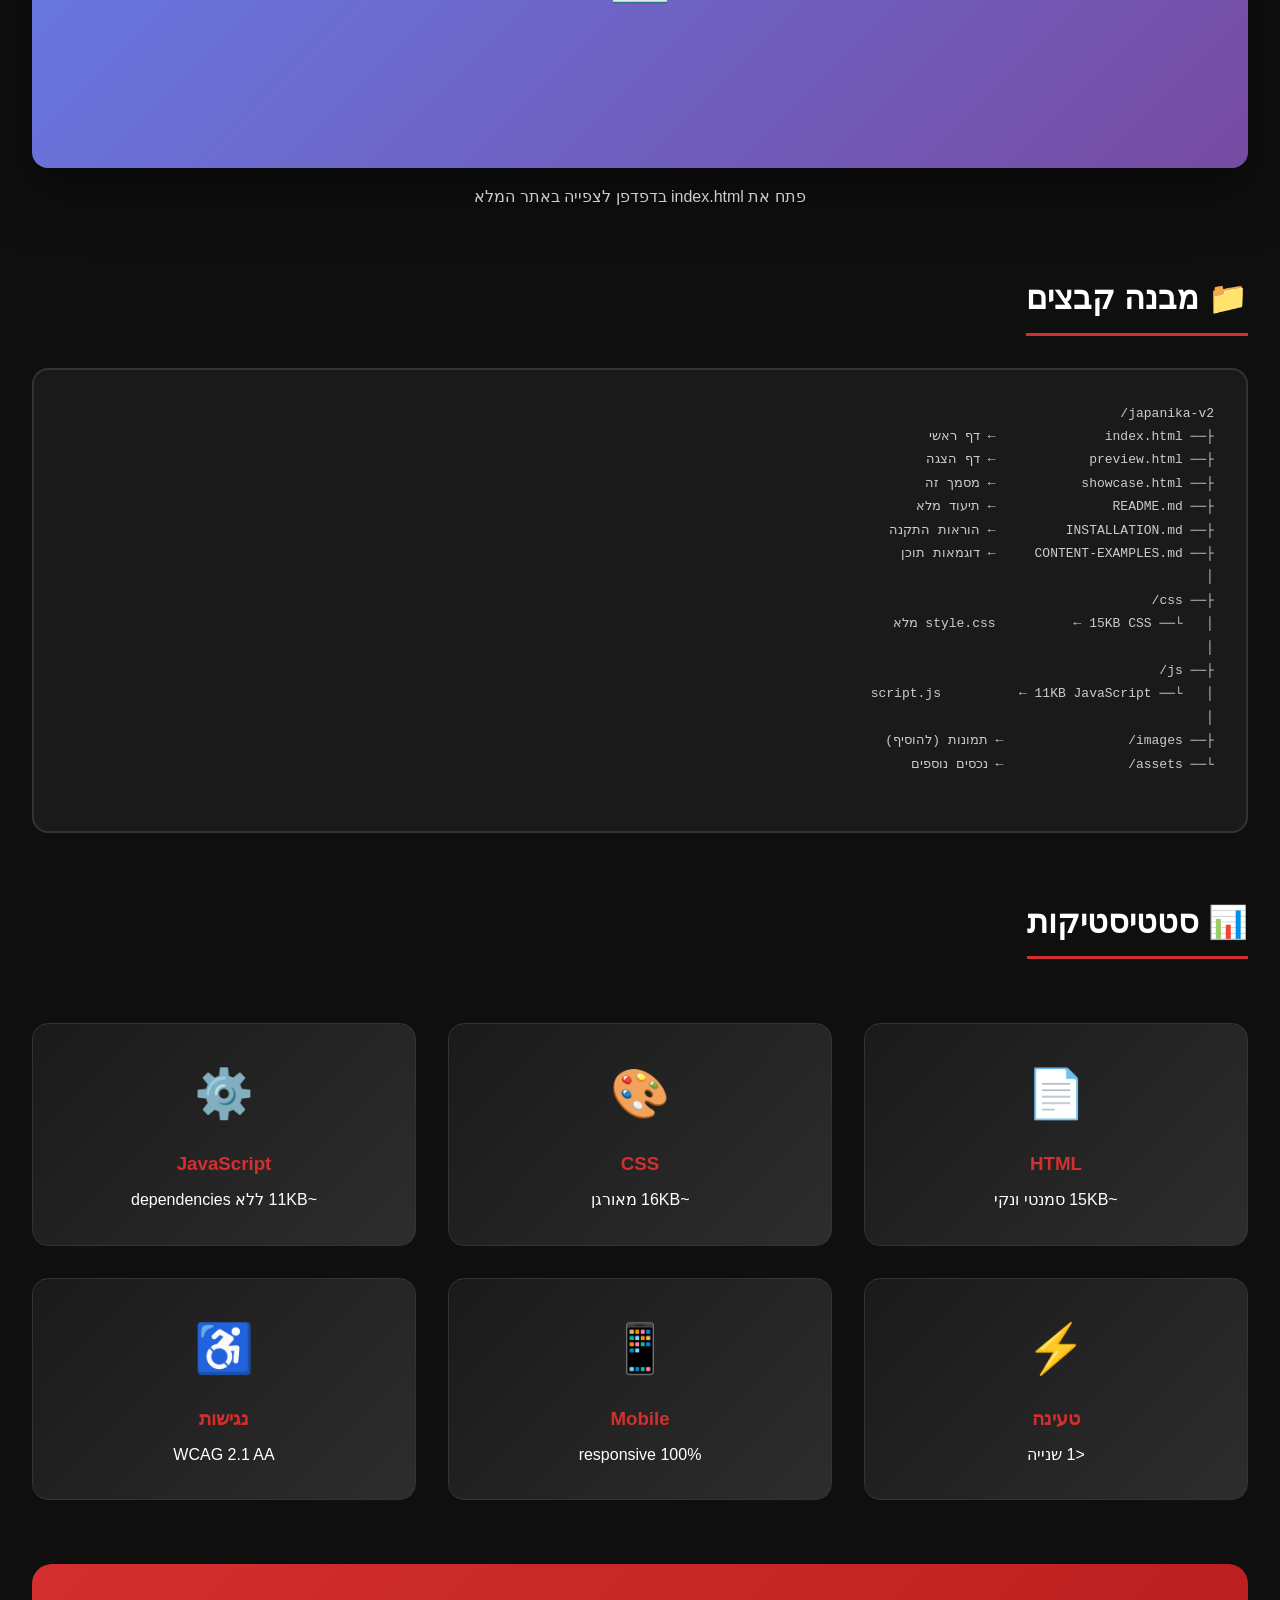
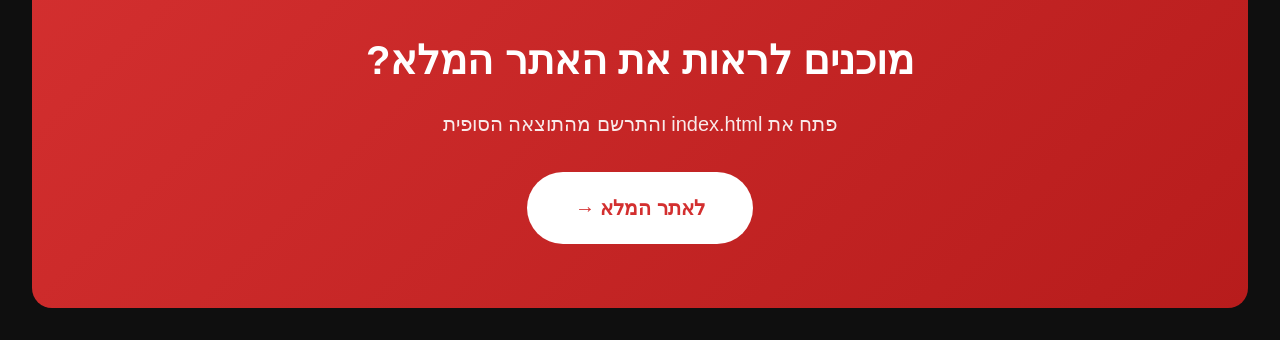
<file: showcase.html>
<!DOCTYPE html>
<html lang="he" dir="rtl">
<head>
    <meta charset="UTF-8">
    <meta name="viewport" content="width=device-width, initial-scale=1.0">
    <title>Japanika V2 - Showcase</title>
    <style>
        * {
            margin: 0;
            padding: 0;
            box-sizing: border-box;
        }

        body {
            font-family: -apple-system, BlinkMacSystemFont, 'Segoe UI', Roboto, sans-serif;
            background: #0f0f0f;
            color: white;
            line-height: 1.6;
        }

        .showcase-header {
            background: linear-gradient(135deg, #D32F2F 0%, #B71C1C 100%);
            padding: 4rem 2rem;
            text-align: center;
        }

        .showcase-header h1 {
            font-size: 3rem;
            margin-bottom: 1rem;
        }

        .showcase-header p {
            font-size: 1.25rem;
            opacity: 0.9;
        }

        .container {
            max-width: 1400px;
            margin: 0 auto;
            padding: 2rem;
        }

        .section {
            margin-bottom: 4rem;
        }

        .section-title {
            font-size: 2rem;
            margin-bottom: 2rem;
            border-bottom: 3px solid #D32F2F;
            padding-bottom: 0.5rem;
            display: inline-block;
        }

        .comparison-grid {
            display: grid;
            grid-template-columns: 1fr 1fr;
            gap: 2rem;
            margin-top: 2rem;
        }

        .comparison-card {
            background: #1a1a1a;
            padding: 2rem;
            border-radius: 16px;
            border: 2px solid #333;
        }

        .comparison-card h3 {
            font-size: 1.5rem;
            margin-bottom: 1rem;
            color: #D32F2F;
        }

        .comparison-card ul {
            list-style: none;
            padding: 0;
        }

        .comparison-card li {
            padding: 0.75rem 0;
            border-bottom: 1px solid #333;
        }

        .comparison-card li:last-child {
            border: none;
        }

        .check {
            color: #4CAF50;
            font-weight: bold;
            margin-left: 0.5rem;
        }

        .cross {
            color: #f44336;
            margin-left: 0.5rem;
        }

        .features-grid {
            display: grid;
            grid-template-columns: repeat(auto-fit, minmax(300px, 1fr));
            gap: 2rem;
            margin-top: 2rem;
        }

        .feature-card {
            background: linear-gradient(135deg, #1a1a1a 0%, #2d2d2d 100%);
            padding: 2rem;
            border-radius: 16px;
            text-align: center;
            border: 1px solid #333;
            transition: transform 0.3s ease, border-color 0.3s ease;
        }

        .feature-card:hover {
            transform: translateY(-5px);
            border-color: #D32F2F;
        }

        .feature-icon {
            font-size: 3rem;
            margin-bottom: 1rem;
        }

        .feature-card h3 {
            margin-bottom: 0.5rem;
            color: #D32F2F;
        }

        .color-palette {
            display: flex;
            gap: 1rem;
            margin-top: 2rem;
            flex-wrap: wrap;
        }

        .color-box {
            width: 150px;
            height: 150px;
            border-radius: 16px;
            display: flex;
            flex-direction: column;
            align-items: center;
            justify-content: center;
            font-weight: bold;
            box-shadow: 0 10px 30px rgba(0, 0, 0, 0.5);
        }

        .color-box span {
            margin-top: 0.5rem;
            font-size: 0.875rem;
        }

        .typography-sample {
            background: #1a1a1a;
            padding: 3rem;
            border-radius: 16px;
            margin-top: 2rem;
        }

        .typography-sample h1 {
            font-size: 4rem;
            margin-bottom: 1rem;
            font-weight: 900;
        }

        .typography-sample h2 {
            font-size: 3rem;
            margin-bottom: 1rem;
            font-weight: 700;
        }

        .typography-sample h3 {
            font-size: 2rem;
            margin-bottom: 1rem;
        }

        .typography-sample p {
            font-size: 1.125rem;
            line-height: 1.8;
            color: #ccc;
        }

        .cta-box {
            background: linear-gradient(135deg, #D32F2F 0%, #B71C1C 100%);
            padding: 4rem 2rem;
            border-radius: 20px;
            text-align: center;
            margin-top: 4rem;
        }

        .cta-box h2 {
            font-size: 2.5rem;
            margin-bottom: 1rem;
        }

        .cta-box p {
            font-size: 1.25rem;
            margin-bottom: 2rem;
            opacity: 0.9;
        }

        .btn {
            display: inline-block;
            background: white;
            color: #D32F2F;
            padding: 1.25rem 3rem;
            border-radius: 50px;
            text-decoration: none;
            font-weight: 700;
            font-size: 1.25rem;
            transition: transform 0.3s ease, box-shadow 0.3s ease;
        }

        .btn:hover {
            transform: translateY(-3px);
            box-shadow: 0 10px 40px rgba(0, 0, 0, 0.3);
        }

        .screenshot-placeholder {
            background: linear-gradient(135deg, #667eea 0%, #764ba2 100%);
            height: 400px;
            border-radius: 16px;
            display: flex;
            align-items: center;
            justify-content: center;
            font-size: 4rem;
            margin-top: 2rem;
            box-shadow: 0 20px 60px rgba(0, 0, 0, 0.5);
        }

        .tech-stack {
            display: flex;
            gap: 1rem;
            flex-wrap: wrap;
            margin-top: 2rem;
        }

        .tech-badge {
            background: #D32F2F;
            padding: 0.75rem 1.5rem;
            border-radius: 50px;
            font-weight: 600;
        }

        @media (max-width: 768px) {
            .comparison-grid {
                grid-template-columns: 1fr;
            }

            .showcase-header h1 {
                font-size: 2rem;
            }

            .typography-sample h1 {
                font-size: 2.5rem;
            }
        }
    </style>
</head>
<body>
    <div class="showcase-header">
        <h1>🍣 Japanika V2 - Premium Website Showcase</h1>
        <p>אתר ברמה בינלאומית מקצועית</p>
    </div>

    <div class="container">
        <!-- Comparison Section -->
        <div class="section">
            <h2 class="section-title">📊 השוואה לאתר המקורי</h2>
            <div class="comparison-grid">
                <div class="comparison-card">
                    <h3>❌ אתר מקורי (japanika.net)</h3>
                    <ul>
                        <li><span class="cross">✗</span> עיצוב עמוס ומלא</li>
                        <li><span class="cross">✗</span> תמונות קטנות</li>
                        <li><span class="cross">✗</span> טיפוגרפיה בסיסית</li>
                        <li><span class="cross">✗</span> אנימציות מינימליות</li>
                        <li><span class="cross">✗</span> חוויית משתמש סטנדרטית</li>
                        <li><span class="check">✓</span> פונקציונלי</li>
                    </ul>
                </div>
                <div class="comparison-card">
                    <h3>✅ Japanika V2 (חדש)</h3>
                    <ul>
                        <li><span class="check">✓</span> עיצוב נקי ומינימליסטי</li>
                        <li><span class="check">✓</span> תמונות גדולות ומרשימות</li>
                        <li><span class="check">✓</span> טיפוגרפיה מקצועית</li>
                        <li><span class="check">✓</span> אנימציות חלקות</li>
                        <li><span class="check">✓</span> חוויית משתמש יוצאת דופן</li>
                        <li><span class="check">✓</span> ביצועים מעולים</li>
                    </ul>
                </div>
            </div>
        </div>

        <!-- Features Section -->
        <div class="section">
            <h2 class="section-title">✨ תכונות מרכזיות</h2>
            <div class="features-grid">
                <div class="feature-card">
                    <div class="feature-icon">🎨</div>
                    <h3>עיצוב מינימליסטי</h3>
                    <p>בהשראת Nobu, Zuma, Sweetgreen</p>
                </div>
                <div class="feature-card">
                    <div class="feature-icon">⚡</div>
                    <h3>ביצועים מהירים</h3>
                    <p>טעינה מתחת לשנייה</p>
                </div>
                <div class="feature-card">
                    <div class="feature-icon">📱</div>
                    <h3>Responsive מלא</h3>
                    <p>מושלם על כל מכשיר</p>
                </div>
                <div class="feature-card">
                    <div class="feature-icon">🖼️</div>
                    <h3>תמונות איכותיות</h3>
                    <p>גדולות ומרשימות</p>
                </div>
                <div class="feature-card">
                    <div class="feature-icon">💫</div>
                    <h3>אנימציות חלקות</h3>
                    <p>Fade-in, parallax, tilt</p>
                </div>
                <div class="feature-card">
                    <div class="feature-icon">♿</div>
                    <h3>נגיש לכולם</h3>
                    <p>WCAG compliant</p>
                </div>
            </div>
        </div>

        <!-- Color Palette -->
        <div class="section">
            <h2 class="section-title">🎨 פלטת צבעים</h2>
            <div class="color-palette">
                <div class="color-box" style="background: #FFFFFF; color: #1A1A1A;">
                    WHITE
                    <span>#FFFFFF</span>
                </div>
                <div class="color-box" style="background: #1A1A1A; color: #FFFFFF;">
                    BLACK
                    <span>#1A1A1A</span>
                </div>
                <div class="color-box" style="background: #D32F2F; color: #FFFFFF;">
                    RED
                    <span>#D32F2F</span>
                </div>
                <div class="color-box" style="background: #F5F5F5; color: #1A1A1A;">
                    GRAY LIGHT
                    <span>#F5F5F5</span>
                </div>
                <div class="color-box" style="background: #757575; color: #FFFFFF;">
                    GRAY DARK
                    <span>#757575</span>
                </div>
            </div>
        </div>

        <!-- Typography -->
        <div class="section">
            <h2 class="section-title">📝 טיפוגרפיה</h2>
            <div class="typography-sample">
                <h1>כותרת ראשית - Heebo 900</h1>
                <h2>כותרת משנית - Heebo 700</h2>
                <h3>כותרת שלישית - Heebo 500</h3>
                <p>
                    טקסט רגיל - Heebo 400. זהו דוגמה לטקסט רגיל באתר.
                    הפונט נקי, קריא, ומתאים מאוד לעברית ולאנגלית.
                    מרווחים נדיבים (line-height: 1.8) יוצרים קריאות מעולה.
                </p>
            </div>
        </div>

        <!-- Tech Stack -->
        <div class="section">
            <h2 class="section-title">🚀 טכנולוגיות</h2>
            <div class="tech-stack">
                <span class="tech-badge">HTML5</span>
                <span class="tech-badge">CSS3 Grid</span>
                <span class="tech-badge">CSS3 Flexbox</span>
                <span class="tech-badge">CSS Variables</span>
                <span class="tech-badge">Vanilla JavaScript</span>
                <span class="tech-badge">Intersection Observer</span>
                <span class="tech-badge">Google Fonts</span>
                <span class="tech-badge">No Dependencies</span>
                <span class="tech-badge">Mobile First</span>
                <span class="tech-badge">SEO Ready</span>
            </div>
        </div>

        <!-- Screenshot Placeholder -->
        <div class="section">
            <h2 class="section-title">📸 תצוגה מקדימה</h2>
            <div class="screenshot-placeholder">
                🖥️
            </div>
            <p style="text-align: center; margin-top: 1rem; color: #ccc;">
                פתח את index.html בדפדפן לצפייה באתר המלא
            </p>
        </div>

        <!-- Files Structure -->
        <div class="section">
            <h2 class="section-title">📁 מבנה קבצים</h2>
            <div class="comparison-card">
                <pre style="color: #ccc; line-height: 1.8;">
japanika-v2/
├── index.html              ← דף ראשי
├── preview.html            ← דף הצגה
├── showcase.html           ← מסמך זה
├── README.md               ← תיעוד מלא
├── INSTALLATION.md         ← הוראות התקנה
├── CONTENT-EXAMPLES.md     ← דוגמאות תוכן
│
├── css/
│   └── style.css          ← 15KB CSS מלא
│
├── js/
│   └── script.js          ← 11KB JavaScript
│
├── images/                ← תמונות (להוסיף)
└── assets/                ← נכסים נוספים
                </pre>
            </div>
        </div>

        <!-- Stats -->
        <div class="section">
            <h2 class="section-title">📊 סטטיסטיקות</h2>
            <div class="features-grid">
                <div class="feature-card">
                    <div class="feature-icon">📄</div>
                    <h3>HTML</h3>
                    <p>~15KB סמנטי ונקי</p>
                </div>
                <div class="feature-card">
                    <div class="feature-icon">🎨</div>
                    <h3>CSS</h3>
                    <p>~16KB מאורגן</p>
                </div>
                <div class="feature-card">
                    <div class="feature-icon">⚙️</div>
                    <h3>JavaScript</h3>
                    <p>~11KB ללא dependencies</p>
                </div>
                <div class="feature-card">
                    <div class="feature-icon">⚡</div>
                    <h3>טעינה</h3>
                    <p>&lt;1 שנייה</p>
                </div>
                <div class="feature-card">
                    <div class="feature-icon">📱</div>
                    <h3>Mobile</h3>
                    <p>100% responsive</p>
                </div>
                <div class="feature-card">
                    <div class="feature-icon">♿</div>
                    <h3>נגישות</h3>
                    <p>WCAG 2.1 AA</p>
                </div>
            </div>
        </div>

        <!-- CTA -->
        <div class="cta-box">
            <h2>מוכנים לראות את האתר המלא?</h2>
            <p>פתח את index.html והתרשם מהתוצאה הסופית</p>
            <a href="index.html" class="btn">לאתר המלא →</a>
        </div>
    </div>
</body>
</html>
</file>
<file: css/style.css>
/* ============================================
   JAPANIKA V2 - PREMIUM RESTAURANT WEBSITE
   Inspired by: Nobu, Zuma, Sweetgreen
   ============================================ */

/* Reset & Base */
* {
    margin: 0;
    padding: 0;
    box-sizing: border-box;
}

:root {
    /* Colors - Japanese Palette */
    --primary-red: #D32F2F;
    --primary-red-dark: #B71C1C;
    --black: #1A1A1A;
    --white: #FFFFFF;
    --gray-light: #F5F5F5;
    --gray-medium: #E0E0E0;
    --gray-dark: #757575;
    
    /* Typography */
    --font-primary: 'Heebo', sans-serif;
    --font-secondary: 'Inter', sans-serif;
    
    /* Spacing */
    --spacing-xs: 0.5rem;
    --spacing-sm: 1rem;
    --spacing-md: 2rem;
    --spacing-lg: 4rem;
    --spacing-xl: 6rem;
    
    /* Transitions */
    --transition-fast: 0.2s ease;
    --transition-smooth: 0.4s cubic-bezier(0.4, 0, 0.2, 1);
    --transition-slow: 0.6s cubic-bezier(0.4, 0, 0.2, 1);
}

html {
    scroll-behavior: smooth;
    font-size: 16px;
}

body {
    font-family: var(--font-primary);
    color: var(--black);
    background: var(--white);
    line-height: 1.6;
    overflow-x: hidden;
}

/* Typography */
h1, h2, h3, h4, h5, h6 {
    font-weight: 700;
    line-height: 1.2;
    margin-bottom: var(--spacing-sm);
}

h1 { font-size: clamp(2.5rem, 6vw, 4.5rem); }
h2 { font-size: clamp(2rem, 4vw, 3.5rem); }
h3 { font-size: clamp(1.5rem, 3vw, 2rem); }

p {
    font-size: clamp(1rem, 2vw, 1.125rem);
    line-height: 1.8;
    color: var(--gray-dark);
}

/* Container */
.container {
    max-width: 1400px;
    margin: 0 auto;
    padding: 0 var(--spacing-md);
}

/* ============================================
   NAVIGATION
   ============================================ */
.nav {
    position: fixed;
    top: 0;
    left: 0;
    right: 0;
    z-index: 1000;
    background: rgba(255, 255, 255, 0.95);
    backdrop-filter: blur(10px);
    box-shadow: 0 2px 20px rgba(0, 0, 0, 0.05);
    transition: var(--transition-smooth);
}

.nav-container {
    position: relative;
    max-width: 1400px;
    margin: 0 auto;
    padding: 1.5rem var(--spacing-md);
    display: flex;
    justify-content: space-between;
    align-items: center;
}

.nav-logo {
    position: absolute;
    left: 50%;
    transform: translateX(-50%);
}

.nav-logo .logo-text {
    font-size: 1.75rem;
    font-weight: 900;
    color: var(--black);
    text-decoration: none;
    letter-spacing: -0.5px;
}

.nav-links {
    display: flex;
    gap: 3rem;
    align-items: center;
}

.nav-link {
    color: var(--black);
    text-decoration: none;
    font-weight: 500;
    font-size: 1rem;
    transition: var(--transition-fast);
    position: relative;
}

.nav-link:not(.cta-button):after {
    content: '';
    position: absolute;
    bottom: -5px;
    left: 0;
    width: 0;
    height: 2px;
    background: var(--primary-red);
    transition: var(--transition-smooth);
}

.nav-link:not(.cta-button):hover:after {
    width: 100%;
}

.nav-link.cta-button {
    background: var(--primary-red);
    color: var(--white);
    padding: 0.75rem 1.5rem;
    border-radius: 50px;
    transition: var(--transition-smooth);
}

.nav-link.cta-button:hover {
    background: var(--primary-red-dark);
    transform: translateY(-2px);
    box-shadow: 0 10px 30px rgba(211, 47, 47, 0.3);
}

/* Hamburger */
.hamburger {
    display: none;
    flex-direction: column;
    gap: 5px;
    cursor: pointer;
    z-index: 1001;
}

.hamburger span {
    width: 25px;
    height: 3px;
    background: var(--black);
    border-radius: 3px;
    transition: var(--transition-smooth);
}

/* ============================================
   HERO SECTION
   ============================================ */
.hero {
    position: relative;
    height: 100vh;
    display: flex;
    align-items: center;
    justify-content: center;
    background: linear-gradient(135deg, #1a1a1a 0%, #2d2d2d 100%);
    overflow: hidden;
}

.hero::before {
    content: '';
    position: absolute;
    top: 0;
    left: 0;
    right: 0;
    bottom: 0;
    background: url('data:image/svg+xml,<svg xmlns="http://www.w3.org/2000/svg" viewBox="0 0 1440 320"><path fill="%23D32F2F" fill-opacity="0.1" d="M0,96L48,112C96,128,192,160,288,160C384,160,480,128,576,122.7C672,117,768,139,864,149.3C960,160,1056,160,1152,138.7C1248,117,1344,75,1392,53.3L1440,32L1440,320L1392,320C1344,320,1248,320,1152,320C1056,320,960,320,864,320C768,320,672,320,576,320C480,320,384,320,288,320C192,320,96,320,48,320L0,320Z"></path></svg>') no-repeat center bottom;
    background-size: cover;
    opacity: 0.5;
}

.hero-overlay {
    position: absolute;
    top: 0;
    left: 0;
    right: 0;
    bottom: 0;
    background: radial-gradient(circle at center, transparent 0%, rgba(0,0,0,0.4) 100%);
}

.hero-content {
    position: relative;
    z-index: 2;
    text-align: center;
    max-width: 900px;
    padding: 0 var(--spacing-md);
}

.hero-title {
    display: flex;
    flex-direction: column;
    gap: 1rem;
    margin-bottom: var(--spacing-md);
}

.hero-title-main {
    font-size: clamp(3rem, 8vw, 6rem);
    font-weight: 900;
    color: var(--white);
    letter-spacing: -2px;
    text-shadow: 0 4px 20px rgba(0, 0, 0, 0.3);
}

.hero-title-sub {
    font-size: clamp(1.5rem, 3vw, 2.5rem);
    font-weight: 300;
    color: var(--white);
    opacity: 0.9;
}

.hero-text {
    font-size: clamp(1.125rem, 2vw, 1.5rem);
    color: var(--white);
    margin-bottom: var(--spacing-lg);
    opacity: 0.85;
}

.hero-buttons {
    display: flex;
    gap: 1.5rem;
    justify-content: center;
    flex-wrap: wrap;
}

/* Scroll Indicator */
.scroll-indicator {
    position: absolute;
    bottom: 3rem;
    left: 50%;
    transform: translateX(-50%);
    z-index: 3;
}

.scroll-arrow {
    width: 30px;
    height: 50px;
    border: 2px solid rgba(255, 255, 255, 0.5);
    border-radius: 25px;
    position: relative;
}

.scroll-arrow::before {
    content: '';
    position: absolute;
    top: 10px;
    left: 50%;
    transform: translateX(-50%);
    width: 6px;
    height: 6px;
    background: rgba(255, 255, 255, 0.7);
    border-radius: 50%;
    animation: scroll-down 2s infinite;
}

@keyframes scroll-down {
    0% { opacity: 1; transform: translateX(-50%) translateY(0); }
    100% { opacity: 0; transform: translateX(-50%) translateY(20px); }
}

/* ============================================
   BUTTONS
   ============================================ */
.btn {
    display: inline-block;
    padding: 1rem 2.5rem;
    font-size: 1.125rem;
    font-weight: 600;
    text-decoration: none;
    border-radius: 50px;
    transition: var(--transition-smooth);
    cursor: pointer;
    border: none;
    font-family: var(--font-primary);
}

.btn-primary {
    background: var(--primary-red);
    color: var(--white);
}

.btn-primary:hover {
    background: var(--primary-red-dark);
    transform: translateY(-3px);
    box-shadow: 0 15px 40px rgba(211, 47, 47, 0.4);
}

.btn-secondary {
    background: transparent;
    color: var(--white);
    border: 2px solid var(--white);
}

.btn-secondary:hover {
    background: var(--white);
    color: var(--black);
    transform: translateY(-3px);
}

.btn-large {
    padding: 1.25rem 3rem;
    font-size: 1.25rem;
}

/* ============================================
   SECTIONS
   ============================================ */
section {
    padding: var(--spacing-xl) 0;
}

.section-header {
    text-align: center;
    margin-bottom: var(--spacing-lg);
}

.section-title {
    font-size: clamp(2.5rem, 5vw, 4rem);
    font-weight: 900;
    color: var(--black);
    margin-bottom: var(--spacing-sm);
}

.section-subtitle {
    font-size: clamp(1.125rem, 2vw, 1.5rem);
    color: var(--gray-dark);
    font-weight: 300;
}

/* ============================================
   FEATURED DISHES
   ============================================ */
.featured {
    background: var(--gray-light);
}

.dishes-grid {
    display: grid;
    grid-template-columns: repeat(auto-fit, minmax(350px, 1fr));
    gap: 2.5rem;
    margin-top: var(--spacing-lg);
}

.dish-card {
    background: var(--white);
    border-radius: 20px;
    overflow: hidden;
    transition: var(--transition-smooth);
    box-shadow: 0 4px 20px rgba(0, 0, 0, 0.05);
}

.dish-card:hover {
    transform: translateY(-10px);
    box-shadow: 0 20px 60px rgba(0, 0, 0, 0.15);
}

.dish-image-wrapper {
    position: relative;
    overflow: hidden;
    height: 300px;
}

.dish-image {
    width: 100%;
    height: 100%;
    object-fit: cover;
    transition: var(--transition-slow);
}

.dish-card:hover .dish-image {
    transform: scale(1.1);
}

.dish-overlay {
    position: absolute;
    top: 0;
    left: 0;
    right: 0;
    bottom: 0;
    background: rgba(0, 0, 0, 0.7);
    display: flex;
    align-items: center;
    justify-content: center;
    opacity: 0;
    transition: var(--transition-smooth);
}

.dish-card:hover .dish-overlay {
    opacity: 1;
}

.btn-view {
    padding: 0.75rem 2rem;
    background: var(--white);
    color: var(--black);
    border: none;
    border-radius: 50px;
    font-weight: 600;
    cursor: pointer;
    transform: translateY(20px);
    transition: var(--transition-smooth);
}

.dish-card:hover .btn-view {
    transform: translateY(0);
}

.dish-info {
    padding: 2rem;
}

.dish-name {
    font-size: 1.5rem;
    font-weight: 700;
    color: var(--black);
    margin-bottom: 0.5rem;
}

.dish-description {
    color: var(--gray-dark);
    margin-bottom: 1.5rem;
    line-height: 1.6;
}

.dish-footer {
    display: flex;
    justify-content: center;
    flex-direction: column;
    gap: 1.5rem;
    align-items: center;
}

.dish-price {
    font-size: 1.75rem;
    font-weight: 700;
    color: var(--primary-red);
}

.btn-add {
    padding: 0.625rem 1.5rem;
    background: var(--black);
    color: var(--white);
    border: none;
    border-radius: 50px;
    font-weight: 600;
    cursor: pointer;
    transition: var(--transition-smooth);
}

.btn-add:hover {
    background: var(--primary-red);
    transform: translateX(-5px);
}

/* ============================================
   ABOUT SECTION
   ============================================ */
.about {
    background: var(--white);
}

.about-grid {
    display: grid;
    grid-template-columns: 1fr 1fr;
    gap: var(--spacing-lg);
    align-items: center;
}

.about-title {
    font-size: clamp(2rem, 4vw, 3.5rem);
    margin-bottom: var(--spacing-md);
}

.about-text {
    font-size: 1.125rem;
    line-height: 1.9;
    margin-bottom: var(--spacing-md);
}

.about-stats {
    display: grid;
    grid-template-columns: repeat(3, 1fr);
    gap: var(--spacing-md);
    margin-top: var(--spacing-lg);
}

.stat {
    text-align: center;
    padding: var(--spacing-md);
    background: var(--gray-light);
    border-radius: 16px;
}

.stat-number {
    display: block;
    font-size: 2.5rem;
    font-weight: 900;
    color: var(--primary-red);
    margin-bottom: 0.5rem;
}

.stat-label {
    display: block;
    font-size: 1rem;
    color: var(--gray-dark);
    font-weight: 500;
}

.about-image {
    position: relative;
}

.image-placeholder {
    width: 100%;
    box-shadow: 0 20px 60px rgba(0, 0, 0, 0.15);
}

/* ============================================
   CTA SECTION
   ============================================ */
.cta-section {
    background: linear-gradient(135deg, var(--black) 0%, #2d2d2d 100%);
    color: var(--white);
    text-align: center;
    padding: var(--spacing-xl) 0;
}

.cta-content {
    max-width: 800px;
    margin: 0 auto;
}

.cta-title {
    color: var(--white);
    margin-bottom: var(--spacing-md);
}

.cta-text {
    font-size: 1.25rem;
    color: rgba(255, 255, 255, 0.8);
    margin-bottom: var(--spacing-lg);
}

/* ============================================
   FOOTER
   ============================================ */
.footer {
    background: var(--black);
    color: var(--white);
    padding: var(--spacing-xl) 0 var(--spacing-md);
}

.footer-grid {
    display: grid;
    grid-template-columns: repeat(auto-fit, minmax(250px, 1fr));
    gap: var(--spacing-lg);
    margin-bottom: var(--spacing-lg);
}

.footer-title {
    font-size: 2rem;
    margin-bottom: var(--spacing-sm);
}

.footer-text {
    color: rgba(255, 255, 255, 0.7);
    margin-bottom: var(--spacing-md);
}

.social-links {
    display: flex;
    gap: 1rem;
}

.social-link {
    color: var(--white);
    text-decoration: none;
    transition: var(--transition-fast);
}

.social-link:hover {
    color: var(--primary-red);
}

.footer-heading {
    font-size: 1.25rem;
    margin-bottom: var(--spacing-md);
    font-weight: 700;
}

.footer-links {
    list-style: none;
}

.footer-links li {
    margin-bottom: 0.75rem;
}

.footer-links a {
    color: rgba(255, 255, 255, 0.7);
    text-decoration: none;
    transition: var(--transition-fast);
}

.footer-links a:hover {
    color: var(--primary-red);
}

.newsletter-form {
    display: flex;
    gap: 0.5rem;
    margin-top: var(--spacing-md);
}

.newsletter-input {
    flex: 1;
    padding: 0.875rem 1.25rem;
    border: 1px solid rgba(255, 255, 255, 0.2);
    background: rgba(255, 255, 255, 0.1);
    color: var(--white);
    border-radius: 50px;
    font-family: var(--font-primary);
    transition: var(--transition-fast);
}

.newsletter-input::placeholder {
    color: rgba(255, 255, 255, 0.5);
}

.newsletter-input:focus {
    outline: none;
    border-color: var(--primary-red);
    background: rgba(255, 255, 255, 0.15);
}

.newsletter-btn {
    padding: 0.875rem 1.75rem;
    background: var(--primary-red);
    color: var(--white);
    border: none;
    border-radius: 50px;
    font-weight: 600;
    cursor: pointer;
    transition: var(--transition-smooth);
}

.newsletter-btn:hover {
    background: var(--primary-red-dark);
}

.footer-bottom {
    text-align: center;
    padding-top: var(--spacing-md);
    border-top: 1px solid rgba(255, 255, 255, 0.1);
    color: rgba(255, 255, 255, 0.5);
}

/* ============================================
   ANIMATIONS
   ============================================ */
@keyframes fadeIn {
    from {
        opacity: 0;
        transform: translateY(30px);
    }
    to {
        opacity: 1;
        transform: translateY(0);
    }
}

.fade-in {
    animation: fadeIn 1s ease-out;
}

.fade-in.delay-1 {
    animation-delay: 0.2s;
    animation-fill-mode: both;
}

.fade-in.delay-2 {
    animation-delay: 0.4s;
    animation-fill-mode: both;
}

.fade-in-scroll {
    opacity: 0;
    transform: translateY(50px);
    transition: opacity 0.8s ease-out, transform 0.8s ease-out;
}

.fade-in-scroll.visible {
    opacity: 1;
    transform: translateY(0);
}

/* ============================================
   RESPONSIVE
   ============================================ */
@media (max-width: 768px) {
    .nav-links {
        display: none;
    }
    
    .hamburger {
        display: flex;
    }
    
    .hero {
        height: 100svh;
        padding-top: 80px;
    }
    
    .hero-buttons {
        flex-direction: column;
        gap: 1rem;
    }
    
    .btn {
        width: 100%;
        max-width: 300px;
    }
    
    .dishes-grid {
        grid-template-columns: 1fr;
        gap: 1.5rem;
    }
    
    .about-grid {
        grid-template-columns: 1fr;
        gap: 2rem;
    }
    
    .about-image {
        order: -1;
    }
    
    .about-stats {
        grid-template-columns: 1fr;
        gap: 1rem;
    }
    
    .footer-grid {
        grid-template-columns: 1fr;
        gap: 2rem;
    }
    
    .newsletter-form {
        flex-direction: column;
    }
    
    section {
        padding: var(--spacing-lg) 0;
    }
}

@media (max-width: 480px) {
    :root {
        font-size: 14px;
    }
    
    .nav-container {
    position: relative;
        padding: 1rem;
    }
    
    section {
        padding: var(--spacing-lg) 0;
    }
    
    .dish-image-wrapper {
        height: 250px;
    }
}

/* ============================================
   ACCESSIBILITY
   ============================================ */
@media (prefers-reduced-motion: reduce) {
    *,
    *::before,
    *::after {
        animation-duration: 0.01ms !important;
        animation-iteration-count: 1 !important;
        transition-duration: 0.01ms !important;
    }
}

:focus-visible {
    outline: 3px solid var(--primary-red);
    outline-offset: 3px;
}

/* ============================================
   LOGO STYLES
   ============================================ */
.logo-image {
    height: 120px;
    width: auto;
    max-width: 400px;
    object-fit: contain;
    transition: var(--transition-smooth);
    display: block;
    margin: 0 auto;
}

.logo-image:hover {
    transform: scale(1.05);
}

/* ============================================
   PAGE HEADER
   ============================================ */
.page-header {
    padding: 120px 0 60px;
    background: linear-gradient(135deg, var(--primary-red) 0%, var(--primary-red-dark) 100%);
    color: var(--white);
    text-align: center;
}

.page-title {
    font-size: clamp(2.5rem, 5vw, 4rem);
    margin-bottom: 1rem;
    font-weight: 900;
}

.page-subtitle {
    font-size: clamp(1.2rem, 2.5vw, 1.5rem);
    color: rgba(255, 255, 255, 0.9);
    font-weight: 300;
}

/* ============================================
   STATS SECTION
   ============================================ */
.stats-section {
    padding: 80px 0;
    background: var(--gray-light);
}

.stats-grid {
    display: grid;
    grid-template-columns: repeat(auto-fit, minmax(200px, 1fr));
    gap: 2rem;
}

.stat-card {
    text-align: center;
    padding: 2rem;
    background: var(--white);
    border-radius: 20px;
    box-shadow: 0 10px 40px rgba(0, 0, 0, 0.08);
    transition: var(--transition-smooth);
}

.stat-card:hover {
    transform: translateY(-10px);
    box-shadow: 0 20px 60px rgba(0, 0, 0, 0.12);
}

.stat-number {
    font-size: clamp(2.5rem, 4vw, 3.5rem);
    font-weight: 900;
    color: var(--primary-red);
    line-height: 1;
    margin-bottom: 0.5rem;
}

.stat-label {
    font-size: 1.1rem;
    color: var(--gray-dark);
    font-weight: 500;
}

/* ============================================
   MENU PAGE STYLES
   ============================================ */
.menu-nav {
    background: var(--white);
    border-bottom: 1px solid var(--gray-medium);
    padding: 1rem 0;
    z-index: 100;
}

.menu-nav.sticky {
    position: sticky;
    top: 80px;
}

.category-pills {
    display: flex;
    gap: 0.5rem;
    overflow-x: auto;
    padding: 0.5rem 0;
    scrollbar-width: thin;
}

.category-pills::-webkit-scrollbar {
    height: 4px;
}

.category-pills::-webkit-scrollbar-thumb {
    background: var(--gray-medium);
    border-radius: 4px;
}

.category-pill {
    padding: 0.75rem 1.5rem;
    background: var(--gray-light);
    color: var(--black);
    border-radius: 50px;
    font-size: 0.95rem;
    font-weight: 500;
    text-decoration: none;
    white-space: nowrap;
    transition: var(--transition-fast);
    border: 2px solid transparent;
}

.category-pill:hover {
    background: var(--primary-red);
    color: var(--white);
}

.category-pill.active {
    background: var(--primary-red);
    color: var(--white);
    border-color: var(--primary-red-dark);
}

.menu-section {
    padding: 60px 0;
}

.menu-category {
    margin-bottom: 80px;
    scroll-margin-top: 160px;
}

.category-header {
    text-align: center;
    margin-bottom: 3rem;
}

.category-title {
    font-size: clamp(2rem, 4vw, 2.5rem);
    color: var(--black);
    margin-bottom: 0.5rem;
}

.category-subtitle {
    font-size: 1.2rem;
    color: var(--gray-dark);
    font-weight: 400;
    font-family: var(--font-secondary);
}

.dish-placeholder {
    position: relative;
    display: flex;
    align-items: center;
    justify-content: center;
}

.placeholder-icon {
    font-size: 4rem;
    opacity: 0.3;
}

.dish-tags {
    display: flex;
    gap: 0.5rem;
    flex-wrap: wrap;
    margin-top: 0.5rem;
}

.dish-tag {
    padding: 0.25rem 0.75rem;
    background: var(--gray-light);
    color: var(--gray-dark);
    border-radius: 20px;
    font-size: 0.85rem;
    font-weight: 500;
}

/* ============================================
   ABOUT PAGE STYLES
   ============================================ */
.about-preview {
    padding: 100px 0;
    background: var(--gray-light);
}

.about-content-grid {
    display: grid;
    grid-template-columns: 1fr 1fr;
    gap: 4rem;
    align-items: center;
}

.about-text h2 {
    margin-bottom: 1.5rem;
}

.about-description {
    font-size: 1.2rem;
    line-height: 1.8;
    margin-bottom: 1.5rem;
    color: var(--black);
}

.about-content {
    padding: 80px 0;
}

.about-story {
    max-width: 1000px;
    margin: 0 auto;
}

.story-card {
    background: var(--white);
    padding: 3rem;
    border-radius: 20px;
    margin-bottom: 3rem;
    box-shadow: 0 10px 40px rgba(0, 0, 0, 0.08);
}

.story-title {
    font-size: clamp(1.8rem, 3vw, 2.5rem);
    color: var(--primary-red);
    margin-bottom: 1.5rem;
}

.story-text {
    font-size: 1.2rem;
    line-height: 1.8;
    margin-bottom: 1rem;
    color: var(--black);
}

.story-stats-grid {
    display: grid;
    grid-template-columns: repeat(auto-fit, minmax(250px, 1fr));
    gap: 2rem;
    margin-bottom: 3rem;
}

.story-stat-card {
    background: linear-gradient(135deg, var(--primary-red) 0%, var(--primary-red-dark) 100%);
    padding: 3rem 2rem;
    border-radius: 20px;
    text-align: center;
    color: var(--white);
    box-shadow: 0 20px 60px rgba(211, 47, 47, 0.3);
    transition: var(--transition-smooth);
}

.story-stat-card:hover {
    transform: translateY(-10px);
    box-shadow: 0 30px 80px rgba(211, 47, 47, 0.4);
}

.stat-icon {
    font-size: 3rem;
    margin-bottom: 1rem;
}

.stat-number-big {
    font-size: 3.5rem;
    font-weight: 900;
    line-height: 1;
    margin-bottom: 0.5rem;
}

.stat-label-big {
    font-size: 1.1rem;
    font-weight: 400;
    opacity: 0.9;
}

.values-grid {
    display: grid;
    grid-template-columns: repeat(auto-fit, minmax(250px, 1fr));
    gap: 2rem;
    margin-top: 2rem;
}

.value-item {
    text-align: center;
    padding: 2rem;
}

.value-icon {
    font-size: 3rem;
    margin-bottom: 1rem;
}

.value-title {
    font-size: 1.3rem;
    color: var(--black);
    margin-bottom: 0.5rem;
}

.value-text {
    color: var(--gray-dark);
    font-size: 1rem;
}

.text-center {
    text-align: center;
}

/* ============================================
   BRANCHES PAGE STYLES
   ============================================ */
.branches-section {
    padding: 80px 0;
}

.branches-intro {
    max-width: 800px;
    margin: 0 auto 4rem;
    text-align: center;
}

.intro-text {
    font-size: 1.3rem;
    line-height: 1.8;
    color: var(--black);
}

.branches-cta-card {
    max-width: 700px;
    margin: 0 auto 4rem;
    padding: 3rem;
    background: linear-gradient(135deg, var(--primary-red) 0%, var(--primary-red-dark) 100%);
    color: var(--white);
    border-radius: 20px;
    text-align: center;
    box-shadow: 0 20px 60px rgba(211, 47, 47, 0.3);
}

.branches-cta-card .cta-title {
    font-size: 2rem;
    margin-bottom: 1rem;
    color: var(--white);
}

.cta-description {
    font-size: 1.2rem;
    margin-bottom: 2rem;
    color: rgba(255, 255, 255, 0.95);
    line-height: 1.6;
}

.btn-large {
    padding: 1.2rem 3rem;
    font-size: 1.2rem;
}

.branches-features {
    display: grid;
    grid-template-columns: repeat(auto-fit, minmax(250px, 1fr));
    gap: 2rem;
    margin-bottom: 5rem;
}

.feature-card {
    text-align: center;
    padding: 2.5rem 2rem;
    background: var(--white);
    border-radius: 20px;
    box-shadow: 0 10px 40px rgba(0, 0, 0, 0.08);
    transition: var(--transition-smooth);
}

.feature-card:hover {
    transform: translateY(-10px);
    box-shadow: 0 20px 60px rgba(0, 0, 0, 0.12);
}

.feature-icon {
    font-size: 3rem;
    margin-bottom: 1rem;
}

.feature-title {
    font-size: 1.4rem;
    color: var(--primary-red);
    margin-bottom: 0.5rem;
}

.feature-text {
    color: var(--gray-dark);
    font-size: 1rem;
}

.branches-regions {
    margin-bottom: 5rem;
}

.regions-grid {
    display: grid;
    grid-template-columns: repeat(auto-fit, minmax(280px, 1fr));
    gap: 2rem;
    margin-top: 3rem;
}

.region-card {
    background: var(--white);
    padding: 2rem;
    border-radius: 20px;
    box-shadow: 0 10px 40px rgba(0, 0, 0, 0.08);
}

.region-title {
    font-size: 1.8rem;
    color: var(--primary-red);
    margin-bottom: 1rem;
    padding-bottom: 0.5rem;
    border-bottom: 2px solid var(--gray-light);
}

.region-list {
    list-style: none;
    padding: 0;
}

.region-list li {
    padding: 0.75rem 0;
    border-bottom: 1px solid var(--gray-light);
    font-size: 1.1rem;
    color: var(--black);
}

.region-list li:last-child {
    border-bottom: none;
}

.regions-note {
    text-align: center;
    margin-top: 2rem;
    color: var(--gray-dark);
    font-style: italic;
}

.branches-contact {
    margin-top: 4rem;
}

.contact-card {
    max-width: 600px;
    margin: 0 auto;
    padding: 3rem;
    background: var(--gray-light);
    border-radius: 20px;
    text-align: center;
}

.contact-title {
    font-size: 2rem;
    color: var(--primary-red);
    margin-bottom: 1rem;
}

.contact-text {
    font-size: 1.1rem;
    color: var(--black);
    margin-bottom: 1.5rem;
}

/* ============================================
   CTA SECTION
   ============================================ */
.cta-section {
    padding: 100px 0;
    background: linear-gradient(135deg, var(--primary-red) 0%, var(--primary-red-dark) 100%);
    color: var(--white);
    text-align: center;
}

.cta-content {
    max-width: 800px;
    margin: 0 auto;
}

.cta-title {
    font-size: clamp(2.5rem, 5vw, 3.5rem);
    margin-bottom: 1rem;
    color: var(--white);
}

.cta-text {
    font-size: 1.3rem;
    margin-bottom: 2.5rem;
    color: rgba(255, 255, 255, 0.95);
}

.cta-buttons {
    display: flex;
    gap: 1.5rem;
    justify-content: center;
    flex-wrap: wrap;
}

/* ============================================
   RESPONSIVE UPDATES
   ============================================ */
@media (max-width: 768px) {
    .logo-image {
        height: 80px;
        display: block;
        margin: 0 auto;
        display: block;
        margin: 0 auto;
        max-width: 160px;
    }
    
    .page-header {
        padding: 100px 0 40px;
    }
    
    .about-content-grid {
        grid-template-columns: 1fr;
        gap: 2rem;
    }
    
    .about-image {
        order: -1;
    }
    
    .story-card {
        padding: 2rem;
    }
    
    .story-stats-grid {
        grid-template-columns: 1fr;
    }
    
    .values-grid {
        grid-template-columns: 1fr;
    }
    
    .regions-grid {
        grid-template-columns: 1fr;
    }
    
    .cta-buttons {
        flex-direction: column;
        align-items: center;
    }
    
    .btn {
        width: 100%;
        max-width: 300px;
    }
    
    .category-pills {
        padding: 0.5rem;
    }
    
    .menu-nav.sticky {
        top: 70px;
    }
}

/* ============================================
   NAVIGATION ACTIVE STATES
   ============================================ */
.nav-link.active {
    color: var(--primary-red);
    font-weight: 600;
}

.nav-link.active::after {
    content: '';
    position: absolute;
    bottom: -5px;
    left: 0;
    right: 0;
    height: 2px;
    background: var(--primary-red);
}

/* Mobile Navigation */
@media (max-width: 768px) {
    .nav-links.active {
        display: flex;
        flex-direction: column;
        position: absolute;
        top: 100%;
        left: 0;
        right: 0;
        background: var(--white);
        padding: 1rem;
        box-shadow: 0 10px 30px rgba(0, 0, 0, 0.1);
        z-index: 1000;
    }
    
    .nav-link {
        padding: 1rem;
        text-align: center;
        border-bottom: 1px solid var(--gray-light);
    }
    
    .nav-link:last-child {
        border-bottom: none;
    }
}

/* Navbar scroll animations */
.nav.scroll-down {
    transform: translateY(-100%);
}

.nav.scroll-up {
    transform: translateY(0);
}

/* Mobile navigation - hamburger on LEFT */
@media (max-width: 768px) {
    .nav-container {
        position: relative;
        display: flex;
        justify-content: center;
        align-items: center;
    }
    
    .hamburger {
        position: absolute;
        left: 1.5rem;
        top: 50%;
        transform: translateY(-50%);
        display: flex !important;
    }
    
    .nav-logo {
        position: static;
        transform: none;
    }
    
    .nav-links {
        display: none;
    }
}

/* MOBILE FIX - Hamburger LEFT, Logo CENTER */
@media (max-width: 768px) {
    .nav-container {
        display: flex;
        justify-content: center;
        align-items: center;
        position: relative;
    }
    
    .hamburger {
        position: absolute;
        left: 1.5rem;
        top: 50%;
        transform: translateY(-50%);
        display: flex !important;
    }
    
    .nav-logo {
        position: static;
        transform: none;
    }
    
    .nav-links {
        display: none;
    }
}

/* Mobile Responsive Fixes */
@media (max-width: 768px) {
    .hero-title-main {
        font-size: 2rem !important;
        line-height: 1.2;
    }
    
    .hero-title-sub {
        font-size: 1.2rem !important;
    }
    
    .hero-text {
        font-size: 1rem !important;
        padding: 0 1rem;
    }
    
    .hero-buttons {
        flex-direction: column;
        width: 100%;
        padding: 0 1rem;
    }
    
    .hero-buttons .btn {
        width: 100%;
        margin: 0.5rem 0;
    }
    
    .nav-links {
        display: none;
    }
    
    .hamburger {
        display: flex !important;
    }
    
    .ai-badge-large {
        font-size: 0.75rem;
        padding: 0.4rem 1rem;
    }
    
    .section-title {
        font-size: 1.8rem !important;
    }
    
    .section-subtitle {
        font-size: 1rem !important;
    }
    
    .stats-grid {
        grid-template-columns: repeat(2, 1fr) !important;
        gap: 1rem;
    }
    
    .stat-number {
        font-size: 2rem !important;
    }
    
    .menu-grid {
        grid-template-columns: 1fr !important;
    }
    
    .ai-features-grid {
        grid-template-columns: 1fr !important;
    }
    
    .steps-grid {
        grid-template-columns: 1fr !important;
    }
    
    .chat-input-container {
        flex-direction: column;
    }
    
    .chat-input {
        width: 100%;
        margin-bottom: 0.5rem;
    }
    
    .chat-send-btn {
        width: 100%;
    }
    
    .quick-actions {
        flex-wrap: wrap;
    }
    
    .quick-btn {
        font-size: 0.8rem;
        padding: 0.4rem 0.8rem;
    }
    
    .footer-content {
        grid-template-columns: 1fr !important;
        text-align: center;
    }
    
    pre {
        font-size: 0.75rem;
        padding: 1rem;
    }
}

@media (max-width: 480px) {
    .hero-title-main {
        font-size: 1.5rem !important;
    }
    
    .hero-title-sub {
        font-size: 1rem !important;
    }
    
    .stats-grid {
        grid-template-columns: 1fr !important;
    }
    
    .hero-content {
        padding: 1rem;
    }
}
</file>
